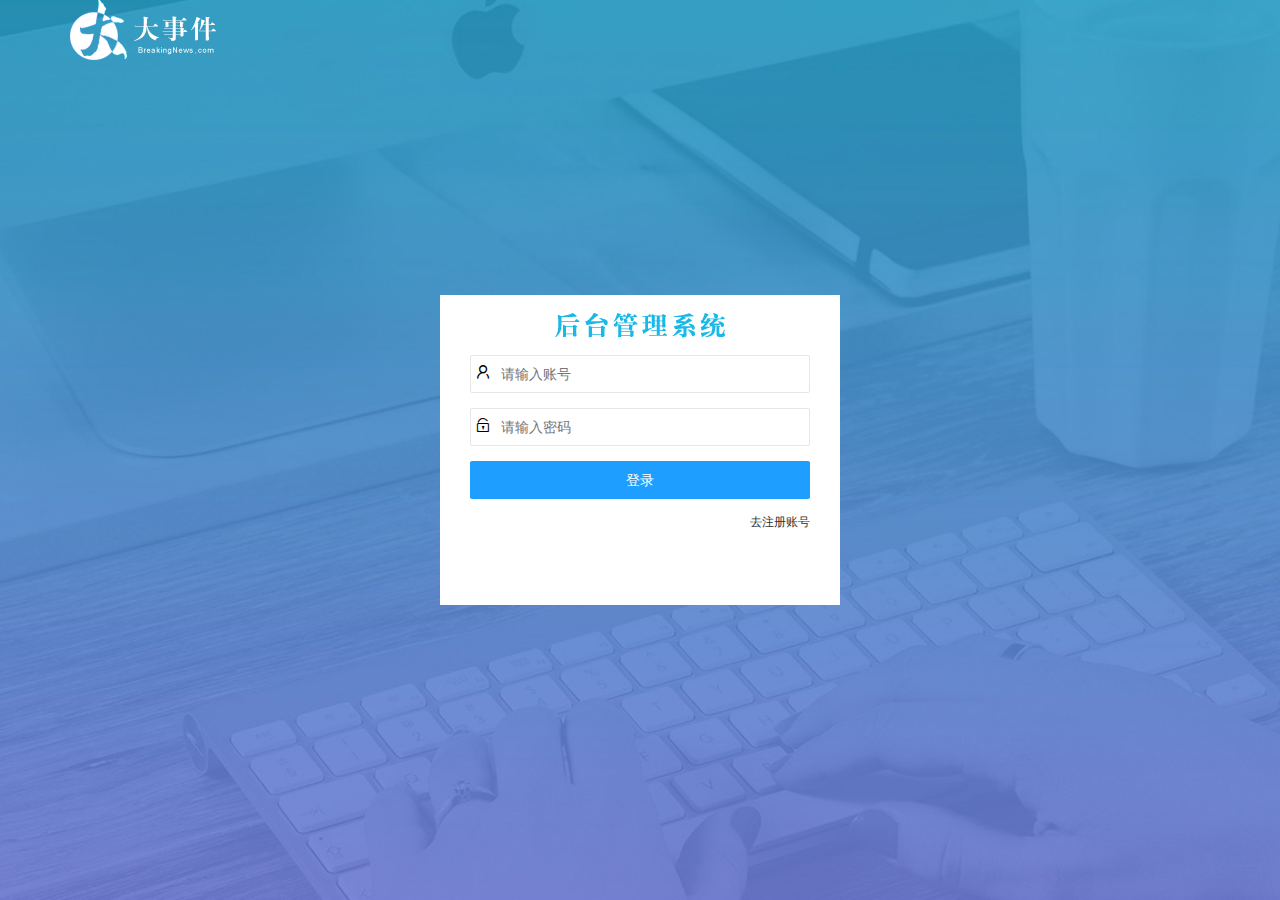
<file: login.html>
<!DOCTYPE html>
<html lang="en">

<head>
    <meta charset="UTF-8">
    <meta name="viewport" content="width=device-width, initial-scale=1.0">
    <meta http-equiv="X-UA-Compatible" content="ie=edge">
    <title>登录/注册页</title>
    <link rel="stylesheet" href="./assets/lib/layui/css/layui.css">
    <link rel="stylesheet" href="./assets/css/login.css">
</head>

<body>
    <div class="layui-main">
        <img src="./assets/images/logo.png" alt="">
    </div>
    <!-- 布置登录面板 -->
    <div class="panel_login">
        <!-- 布置登录标题 -->
        <div class="login_title"></div>
        <!-- 布置登录盒子 -->
        <div class="login_box">
            <!-- 登录表单 -->
            <form class="layui-form" id="loginform">
                <!-- 登录账号 -->
                <div class="layui-form-item">
                    <i class="layui-icon layui-icon-username"></i>
                    <input type="text" name="username" required lay-verify="username" placeholder="请输入账号" autocomplete="off" class="layui-input">
                </div>
                <!-- 登录密码 -->
                <div class="layui-form-item">
                    <i class="layui-icon layui-icon-password"></i>
                    <input type="password" name="password" required lay-verify="password" placeholder="请输入密码" autocomplete="off" class="layui-input">
                </div>
                <!-- 登录按钮 -->
                <div class="layui-form-item">
                    <button class="layui-btn layui-btn-fluid layui-btn layui-btn-normal" lay-submit lay-filter="formDemo">登录</button>
                </div>
                <!-- 跳转注册链接 -->
                <div class="layui-form-item link">
                    <a href="javascript:;" id="link_reg">去注册账号</a>

                </div>
            </form>

        </div>

        <!-- 布置注册盒子 -->
        <div class="reg_box">
            <!-- 注册表单 -->
            <form class="layui-form" action="" id="regform">
                <!-- 设置账号 -->
                <div class="layui-form-item">
                    <i class="layui-icon layui-icon-username"></i>
                    <input type="text" name="username" required lay-verify="username" placeholder="请输入账号" autocomplete="off" class="layui-input">
                </div>
                <!-- 设置登录密码 -->
                <div class="layui-form-item">
                    <i class="layui-icon layui-icon-password"></i>
                    <input type="password" name="password" required lay-verify="password" placeholder="请输入密码" autocomplete="off" class="layui-input psw">
                </div>
                <!-- 再次输入密码 -->
                <div class="layui-form-item">
                    <i class="layui-icon layui-icon-password"></i>
                    <input type="password" required lay-verify="password|repassword" placeholder="再次确认密码" autocomplete="off" class="layui-input">
                </div>

                <!-- 登录按钮 -->
                <div class="layui-form-item">
                    <button class="layui-btn layui-btn-fluid layui-btn layui-btn-normal" lay-submit lay-filter="formDemo">注册</button>
                </div>


                <!-- 跳转登录链接 -->
                <div class="layui-form-item link">
                    <a href="javascript:;" id="link_login">去登录</a>
                </div>
            </form>

        </div>

    </div>


    <!-- 导入js文件 -->
    <script src="./assets/lib/jquery.js"></script>
    <script src="./assets/lib/layui/layui.all.js"></script>
    <script src="./assets/js/baseAPI.js"></script>
    <script src="./assets/js/login.js"></script>
</body>

</html>
</file>
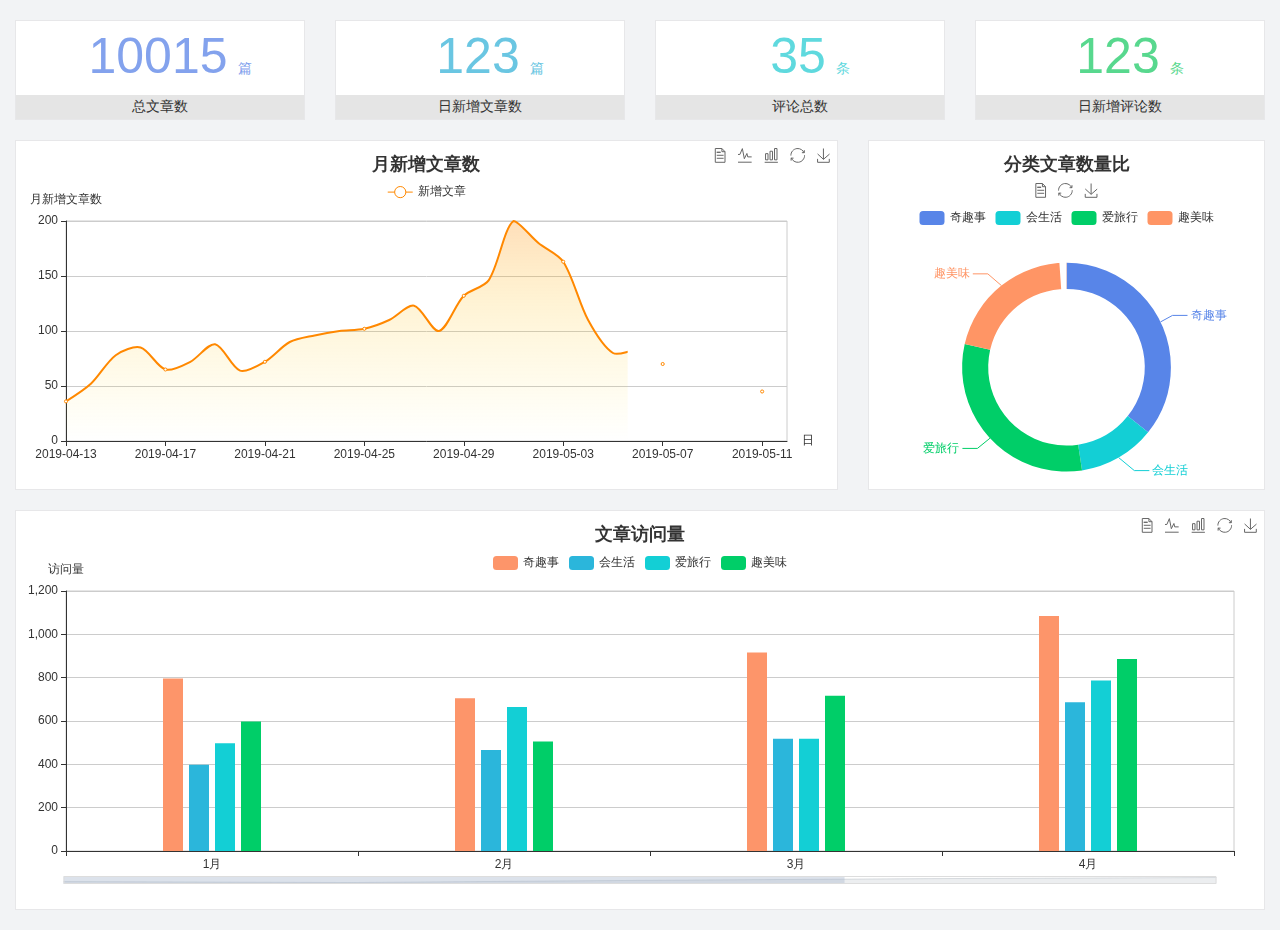
<file: home/dashboard.html>
<!DOCTYPE html>
<html lang="en">

<head>
  <meta charset="UTF-8">
  <meta name="viewport" content="width=device-width, initial-scale=1.0">
  <meta http-equiv="X-UA-Compatible" content="ie=edge">
  <title>图表统计</title>
  <link rel="stylesheet" href="../../assets/lib/bootstrap.css" />
  <link rel="stylesheet" href="../../assets/lib/main.css" />
  <script src="../../assets/lib/jquery.js"></script>
  <script type="text/javascript" src="../../assets/lib/echarts.min.js"></script>
</head>

<body>
  <div class="container-fluid">
    <div class="row spannel_list">
      <div class="col-sm-3 col-xs-6">
        <div class="spannel">
          <em>10015</em><span>篇</span>
          <b>总文章数</b>
        </div>
      </div>
      <div class="col-sm-3 col-xs-6">
        <div class="spannel scolor01">
          <em>123</em><span>篇</span>
          <b>日新增文章数</b>
        </div>
      </div>
      <div class="col-sm-3 col-xs-6">
        <div class="spannel scolor02">
          <em>35</em><span>条</span>
          <b>评论总数</b>
        </div>
      </div>
      <div class="col-sm-3 col-xs-6">
        <div class="spannel scolor03">
          <em>123</em><span>条</span>
          <b>日新增评论数</b>
        </div>
      </div>
    </div>
  </div>

  <div class="container-fluid">
    <div class="row curve-pie">
      <div class="col-lg-8 col-md-8">
        <div class="gragh_pannel" id="curve_show"></div>
      </div>
      <div class="col-lg-4 col-md-4">
        <div class="gragh_pannel" id="pie_show"></div>
      </div>
    </div>
  </div>

  <div class="container-fluid">
    <div class="column_pannel" id="column_show"></div>
  </div>

  <script>
    var oChart = echarts.init(document.getElementById('curve_show'));
    var aList_all = [
      { 'count': 36, 'date': '2019-04-13' },
      { 'count': 52, 'date': '2019-04-14' },
      { 'count': 78, 'date': '2019-04-15' },
      { 'count': 85, 'date': '2019-04-16' },
      { 'count': 65, 'date': '2019-04-17' },
      { 'count': 72, 'date': '2019-04-18' },
      { 'count': 88, 'date': '2019-04-19' },
      { 'count': 64, 'date': '2019-04-20' },
      { 'count': 72, 'date': '2019-04-21' },
      { 'count': 90, 'date': '2019-04-22' },
      { 'count': 96, 'date': '2019-04-23' },
      { 'count': 100, 'date': '2019-04-24' },
      { 'count': 102, 'date': '2019-04-25' },
      { 'count': 110, 'date': '2019-04-26' },
      { 'count': 123, 'date': '2019-04-27' },
      { 'count': 100, 'date': '2019-04-28' },
      { 'count': 132, 'date': '2019-04-29' },
      { 'count': 146, 'date': '2019-04-30' },
      { 'count': 200, 'date': '2019-05-01' },
      { 'count': 180, 'date': '2019-05-02' },
      { 'count': 163, 'date': '2019-05-03' },
      { 'count': 110, 'date': '2019-05-04' },
      { 'count': 80, 'date': '2019-05-05' },
      { 'count': 82, 'date': '2019-05-06' },
      { 'count': 70, 'date': '2019-05-07' },
      { 'count': 65, 'date': '2019-05-08' },
      { 'count': 54, 'date': '2019-05-09' },
      { 'count': 40, 'date': '2019-05-10' },
      { 'count': 45, 'date': '2019-05-11' },
      { 'count': 38, 'date': '2019-05-12' },
    ];

    let aCount = [];
    let aDate = [];

    for (var i = 0; i < aList_all.length; i++) {
      aCount.push(aList_all[i].count);
      aDate.push(aList_all[i].date);
    }

    var chartopt = {
      title: {
        text: '月新增文章数',
        left: 'center',
        top: '10'
      },
      tooltip: {
        trigger: 'axis'
      },
      legend: {
        data: ['新增文章'],
        top: '40'
      },
      toolbox: {
        show: true,
        feature: {
          mark: { show: true },
          dataView: { show: true, readOnly: false },
          magicType: { show: true, type: ['line', 'bar'] },
          restore: { show: true },
          saveAsImage: { show: true }
        }
      },
      calculable: true,
      xAxis: [
        {
          name: '日',
          type: 'category',
          boundaryGap: false,
          data: aDate
        }
      ],
      yAxis: [
        {
          name: '月新增文章数',
          type: 'value'
        }
      ],
      series: [
        {
          name: '新增文章',
          type: 'line',
          smooth: true,
          itemStyle: { normal: { areaStyle: { type: 'default' }, color: '#f80' }, lineStyle: { color: '#f80' } },
          data: aCount
        }],
      areaStyle: {
        normal: {
          color: new echarts.graphic.LinearGradient(0, 0, 0, 1, [{
            offset: 0,
            color: 'rgba(255,136,0,0.39)'
          }, {
            offset: .34,
            color: 'rgba(255,180,0,0.25)'
          }, {
            offset: 1,
            color: 'rgba(255,222,0,0.00)'
          }])

        }
      },
      grid: {
        show: true,
        x: 50,
        x2: 50,
        y: 80,
        height: 220
      }
    };

    oChart.setOption(chartopt);


    var oPie = echarts.init(document.getElementById('pie_show'));
    var oPieopt =
    {
      title: {
        top: 10,
        text: '分类文章数量比',
        x: 'center'
      },
      tooltip: {
        trigger: 'item',
        formatter: "{a} <br/>{b} : {c} ({d}%)"
      },
      color: ['#5885e8', '#13cfd5', '#00ce68', '#ff9565'],
      legend: {
        x: 'center',
        top: 65,
        data: ['奇趣事', '会生活', '爱旅行', '趣美味']
      },
      toolbox: {
        show: true,
        x: 'center',
        top: 35,
        feature: {
          mark: { show: true },
          dataView: { show: true, readOnly: false },
          magicType: {
            show: true,
            type: ['pie', 'funnel'],
            option: {
              funnel: {
                x: '25%',
                width: '50%',
                funnelAlign: 'left',
                max: 1548
              }
            }
          },
          restore: { show: true },
          saveAsImage: { show: true }
        }
      },
      calculable: true,
      series: [
        {
          name: '访问来源',
          type: 'pie',
          radius: ['45%', '60%'],
          center: ['50%', '65%'],
          data: [
            { value: 300, name: '奇趣事' },
            { value: 100, name: '会生活' },
            { value: 260, name: '爱旅行' },
            { value: 180, name: '趣美味' }
          ]
        }
      ]
    };
    oPie.setOption(oPieopt);



    var oColumn = this.echarts.init(document.getElementById('column_show'));
    var oColumnopt =
    {
      title: {
        text: '文章访问量',
        left: 'center',
        top: '10'
      },
      tooltip: {
        trigger: 'axis'
      },
      legend: {
        data: ['奇趣事', '会生活', '爱旅行', '趣美味'],
        top: '40'
      },
      toolbox: {
        show: true,
        feature: {
          mark: { show: true },
          dataView: { show: true, readOnly: false },
          magicType: { show: true, type: ['line', 'bar'] },
          restore: { show: true },
          saveAsImage: { show: true }
        }
      },
      calculable: true,
      xAxis: [
        {
          type: 'category',
          data: ['1月', '2月', '3月', '4月', '5月']
        }
      ],
      yAxis: [
        {
          name: '访问量',
          type: 'value'
        }
      ],
      series: [
        {
          name: '奇趣事',
          type: 'bar',
          barWidth: 20,
          itemStyle: {
            normal: { areaStyle: { type: 'default' }, color: '#fd956a' }
          },
          data: [800, 708, 920, 1090, 1200]
        },
        {
          name: '会生活',
          type: 'bar',
          barWidth: 20,
          itemStyle: {
            normal: { areaStyle: { type: 'default' }, color: '#2bb6db' }
          },
          data: [400, 468, 520, 690, 800]
        },
        {
          name: '爱旅行',
          type: 'bar',
          barWidth: 20,
          itemStyle: {
            normal: { areaStyle: { type: 'default' }, color: '#13cfd5' }
          },
          data: [500, 668, 520, 790, 900]
        },
        {
          name: '趣美味',
          type: 'bar',
          barWidth: 20,
          itemStyle: {
            normal: { areaStyle: { type: 'default' }, color: '#00ce68' }
          },
          data: [600, 508, 720, 890, 1000]
        }
      ],
      grid: {
        show: true,
        x: 50,
        x2: 30,
        y: 80,
        height: 260
      },
      dataZoom: [//给x轴设置滚动条
        {
          start: 0,//默认为0
          end: 100 - 1000 / 31,//默认为100
          type: 'slider',
          show: true,
          xAxisIndex: [0],
          handleSize: 0,//滑动条的 左右2个滑动条的大小
          height: 8,//组件高度
          left: 45, //左边的距离
          right: 50,//右边的距离
          bottom: 26,//右边的距离
          handleColor: '#ddd',//h滑动图标的颜色
          handleStyle: {
            borderColor: "#cacaca",
            borderWidth: "1",
            shadowBlur: 2,
            background: "#ddd",
            shadowColor: "#ddd",
          }
        }]
    };
    oColumn.setOption(oColumnopt);
  </script>
</body>

</html>
</file>
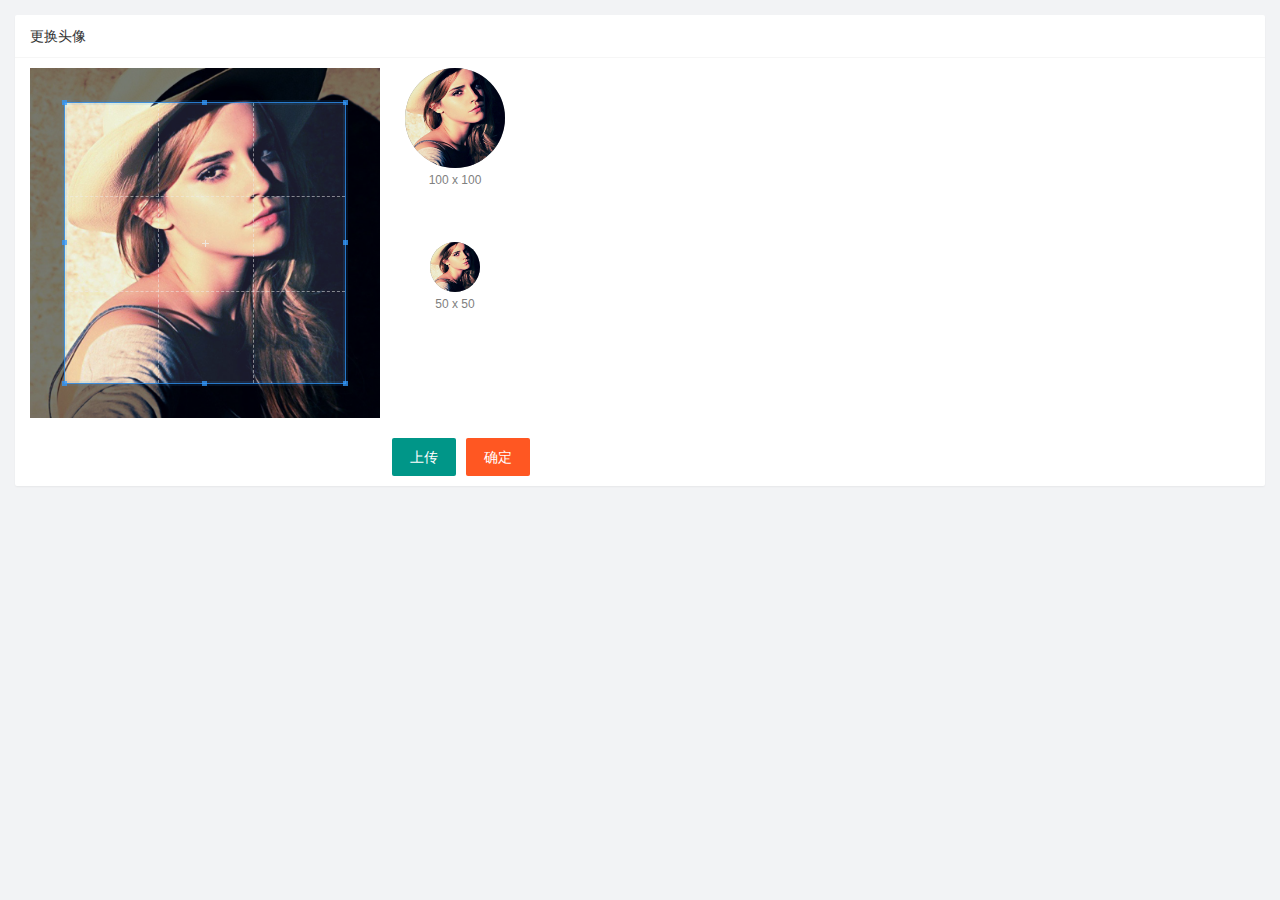
<file: user/user_avatar.html>
<!DOCTYPE html>
<html lang="en">

<head>
    <meta charset="UTF-8">
    <meta name="viewport" content="width=device-width, initial-scale=1.0">
    <meta http-equiv="X-UA-Compatible" content="ie=edge">
    <title>Document</title>
    <link rel="stylesheet" href="../assets/lib/layui/css/layui.css">
    <link rel="stylesheet" href="../assets/lib/cropper/cropper.css">
    <link rel="stylesheet" href="../assets/css/user/user_avatar.css">
</head>

<body>
    <div class="layui-card">
        <!-- 面板标题 -->
        <div class="layui-card-header">更换头像</div>
        <!-- 面板内容 -->
        <div class="layui-card-body">
            <!-- 第一行的图片裁剪和预览区域 -->
            <div class="row1">
                <!-- 图片裁剪区域 -->
                <div class="cropper-box">
                    <!-- 这个 img 标签很重要，将来会把它初始化为裁剪区域 -->
                    <img id="image" src="/assets/images/sample.jpg" />
                </div>
                <!-- 图片的预览区域 -->
                <div class="preview-box">
                    <div>
                        <!-- 宽高为 100px 的预览区域 -->
                        <div class="img-preview w100"></div>
                        <p class="size">100 x 100</p>
                    </div>
                    <div>
                        <!-- 宽高为 50px 的预览区域 -->
                        <div class="img-preview w50"></div>
                        <p class="size">50 x 50</p>
                    </div>
                </div>
            </div>

            <!-- 第二行的按钮区域 -->
            <div class="row2">
                <input type="file" id='file' accept="image/png,image/jpeg">
                <button type="button" class="layui-btn" id="btn_ChoosePic">上传</button>
                <button type="button" class="layui-btn layui-btn-danger" id="btnUpload">确定</button>
            </div>


        </div>
    </div>





    <script src="../assets/lib/jquery.js"></script>
    <script src="../assets/js/baseAPI.js"></script>
    <script src="../assets/lib/layui/layui.all.js"></script>
    <script src="../assets/lib/cropper/Cropper.js"></script>
    <script src="../assets/lib/cropper/jquery-cropper.js"></script>
    <script src="../assets/js/user/user_avatar.js"></script>
</body>

</html>
</file>
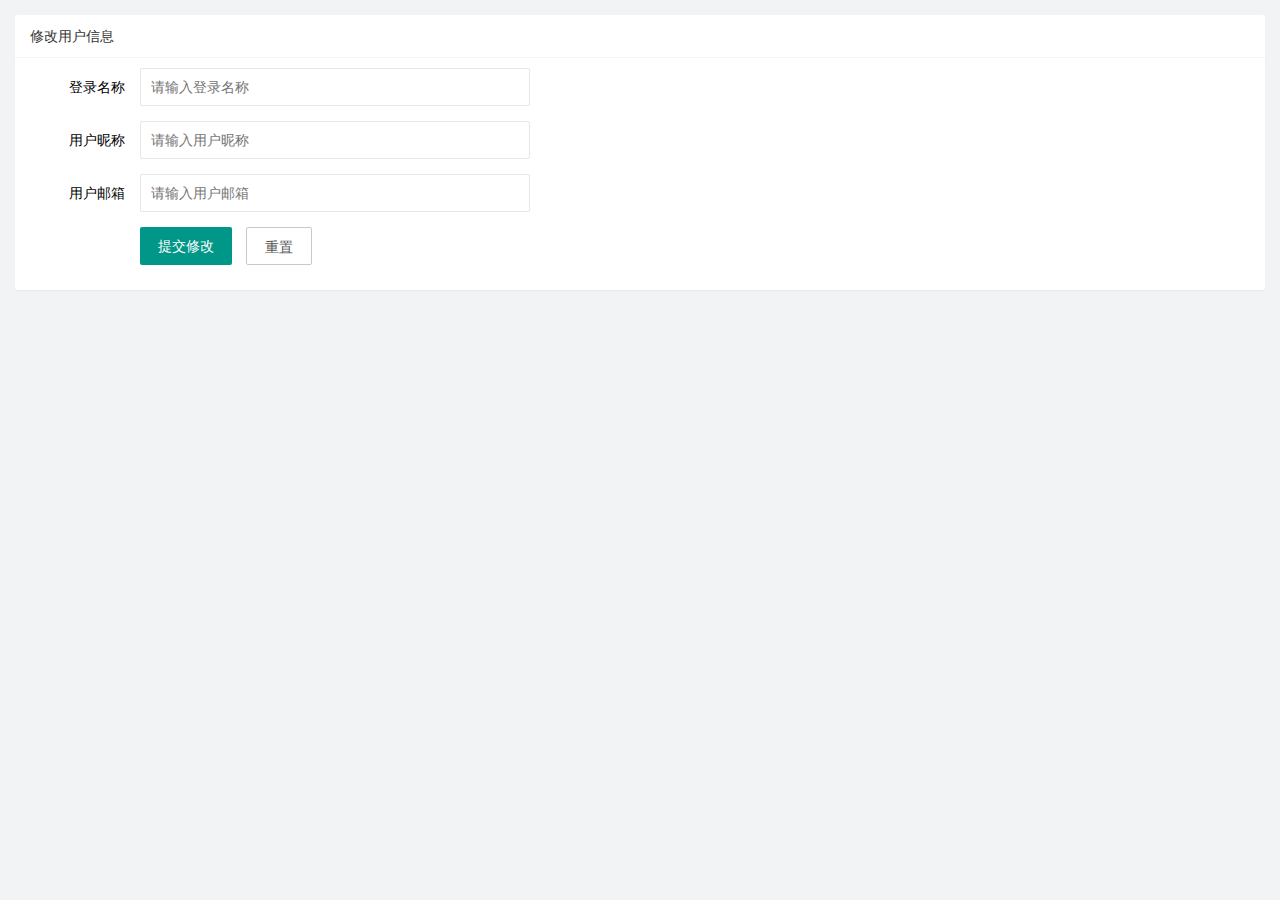
<file: user/user_info.html>
<!DOCTYPE html>
<html lang="en">

<head>
    <meta charset="UTF-8">
    <meta name="viewport" content="width=device-width, initial-scale=1.0">
    <meta http-equiv="X-UA-Compatible" content="ie=edge">
    <title>Document</title>
    <link rel="stylesheet" href="../assets/lib/layui/css/layui.css">
    <link rel="stylesheet" href="../assets/css/user/user_info.css">
</head>

<body>
    <!-- 布置面板 -->
    <div class="layui-card">
        <!-- 面板标题 -->
        <div class="layui-card-header">修改用户信息</div>
        <!-- 面板内容 -->
        <div class="layui-card-body">
            <!-- 表单内容 -->
            <form class="layui-form" lay-filter="infoform">
                <input type="hidden" name="id">
                <div class="layui-form-item">
                    <label class="layui-form-label">登录名称</label>
                    <div class="layui-input-block">
                        <input type="text" name="username" required lay-verify="required" placeholder="请输入登录名称" autocomplete="off" class="layui-input" readonly>
                    </div>
                </div>
                <div class="layui-form-item">
                    <label class="layui-form-label">用户昵称</label>
                    <div class="layui-input-block">
                        <input type="text" name="nickname" required lay-verify="required|nickname" placeholder="请输入用户昵称" autocomplete="off" class="layui-input">
                    </div>
                </div>
                <div class="layui-form-item">
                    <label class="layui-form-label">用户邮箱</label>
                    <div class="layui-input-block">
                        <input type="text" name="email" required lay-verify="required|email" placeholder="请输入用户邮箱" autocomplete="off" class="layui-input">
                    </div>
                </div>
                <div class="layui-form-item">
                    <div class="layui-input-block">
                        <button class="layui-btn" lay-submit lay-filter="formDemo">提交修改</button>
                        <button type="reset" class="layui-btn layui-btn-primary" id='btnReset'>重置</button>
                    </div>
                </div>

            </form>
        </div>
    </div>

    <script src="../assets/lib/jquery.js"></script>
    <script src="../assets/js/baseAPI.js"></script>
    <script src="../assets/lib/layui/layui.all.js"></script>
    <script src="../assets/js/user/user_info.js"></script>
</body>

</html>
</file>
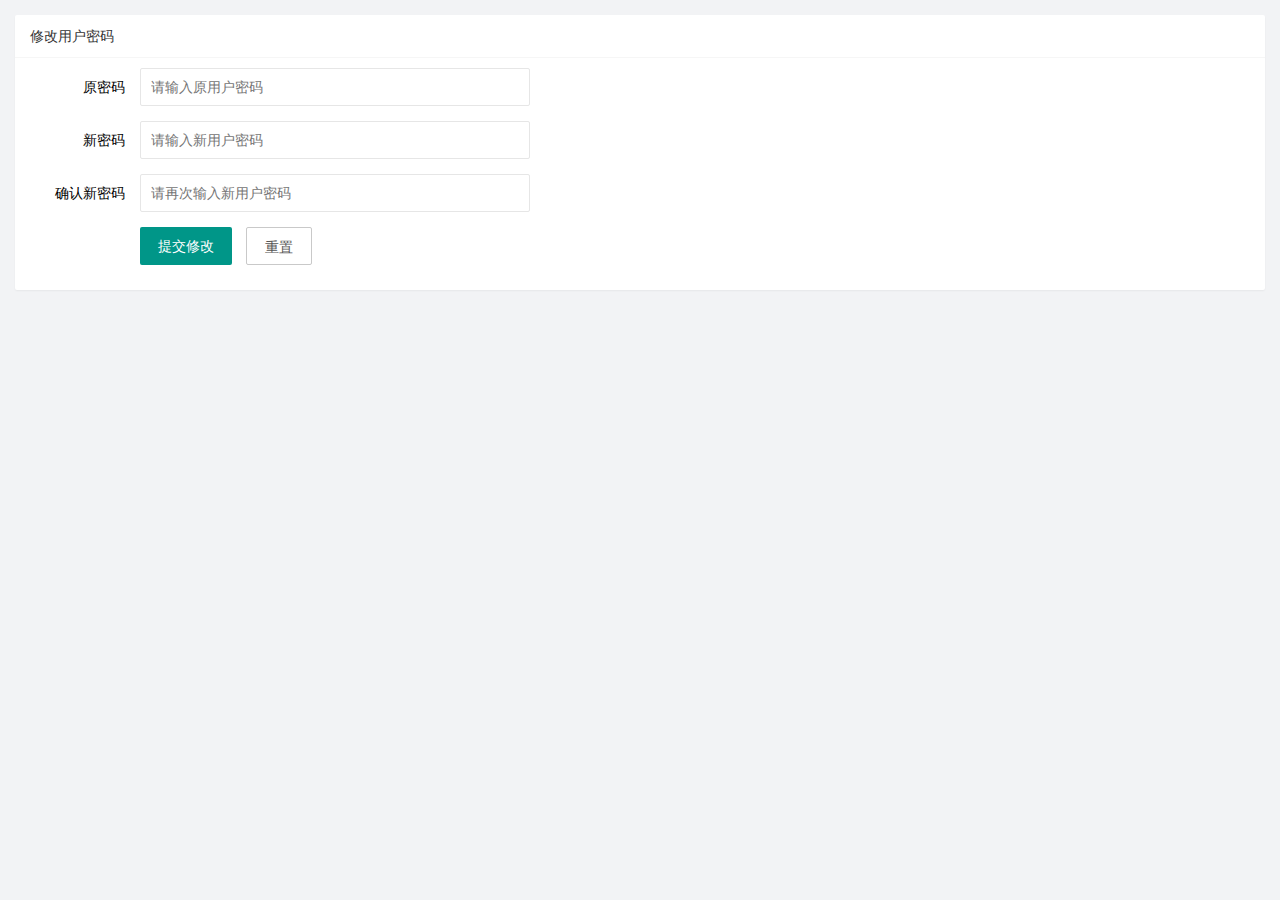
<file: user/user_psw.html>
<!DOCTYPE html>
<html lang="en">

<head>
    <meta charset="UTF-8">
    <meta name="viewport" content="width=device-width, initial-scale=1.0">
    <meta http-equiv="X-UA-Compatible" content="ie=edge">
    <title>Document</title>
    <link rel="stylesheet" href="../assets/lib/layui/css/layui.css">
    <link rel="stylesheet" href="../assets/css/user/user_psw.css">
</head>

<body>

    <!-- 布置面板 -->
    <div class="layui-card">
        <!-- 面板标题 -->
        <div class="layui-card-header">修改用户密码</div>
        <!-- 面板内容 -->
        <div class="layui-card-body">
            <!-- 表单内容 -->
            <form class="layui-form">
                <div class="layui-form-item">
                    <label class="layui-form-label">原密码</label>
                    <div class="layui-input-block">
                        <input type="password" name="oldPwd" required lay-verify="required|pass" placeholder="请输入原用户密码" autocomplete="off" class="layui-input">
                    </div>
                </div>
                <div class="layui-form-item">
                    <label class="layui-form-label">新密码</label>
                    <div class="layui-input-block">
                        <input type="password" name="newPwd" required lay-verify="required|oldcheck|pass" placeholder="请输入新用户密码" autocomplete="off" class="layui-input">
                    </div>
                </div>
                <div class="layui-form-item">
                    <label class="layui-form-label">确认新密码</label>
                    <div class="layui-input-block">
                        <input type="password" id='recheckPwd' required lay-verify="required|newcheck|pass" placeholder="请再次输入新用户密码" autocomplete="off" class="layui-input">
                    </div>
                </div>
                <div class="layui-form-item">
                    <div class="layui-input-block">
                        <button class="layui-btn" lay-submit lay-filter="formDemo">提交修改</button>
                        <button type="reset" class="layui-btn layui-btn-primary" id='btnReset'>重置</button>
                    </div>
                </div>

            </form>
        </div>
    </div>

    <script src="../assets/lib/jquery.js"></script>
    <script src="../assets/js/baseAPI.js"></script>
    <script src="../assets/lib/layui/layui.all.js"></script>
    <script src="../assets/js/user/user_psw.js"></script>

</body>

</html>
</file>
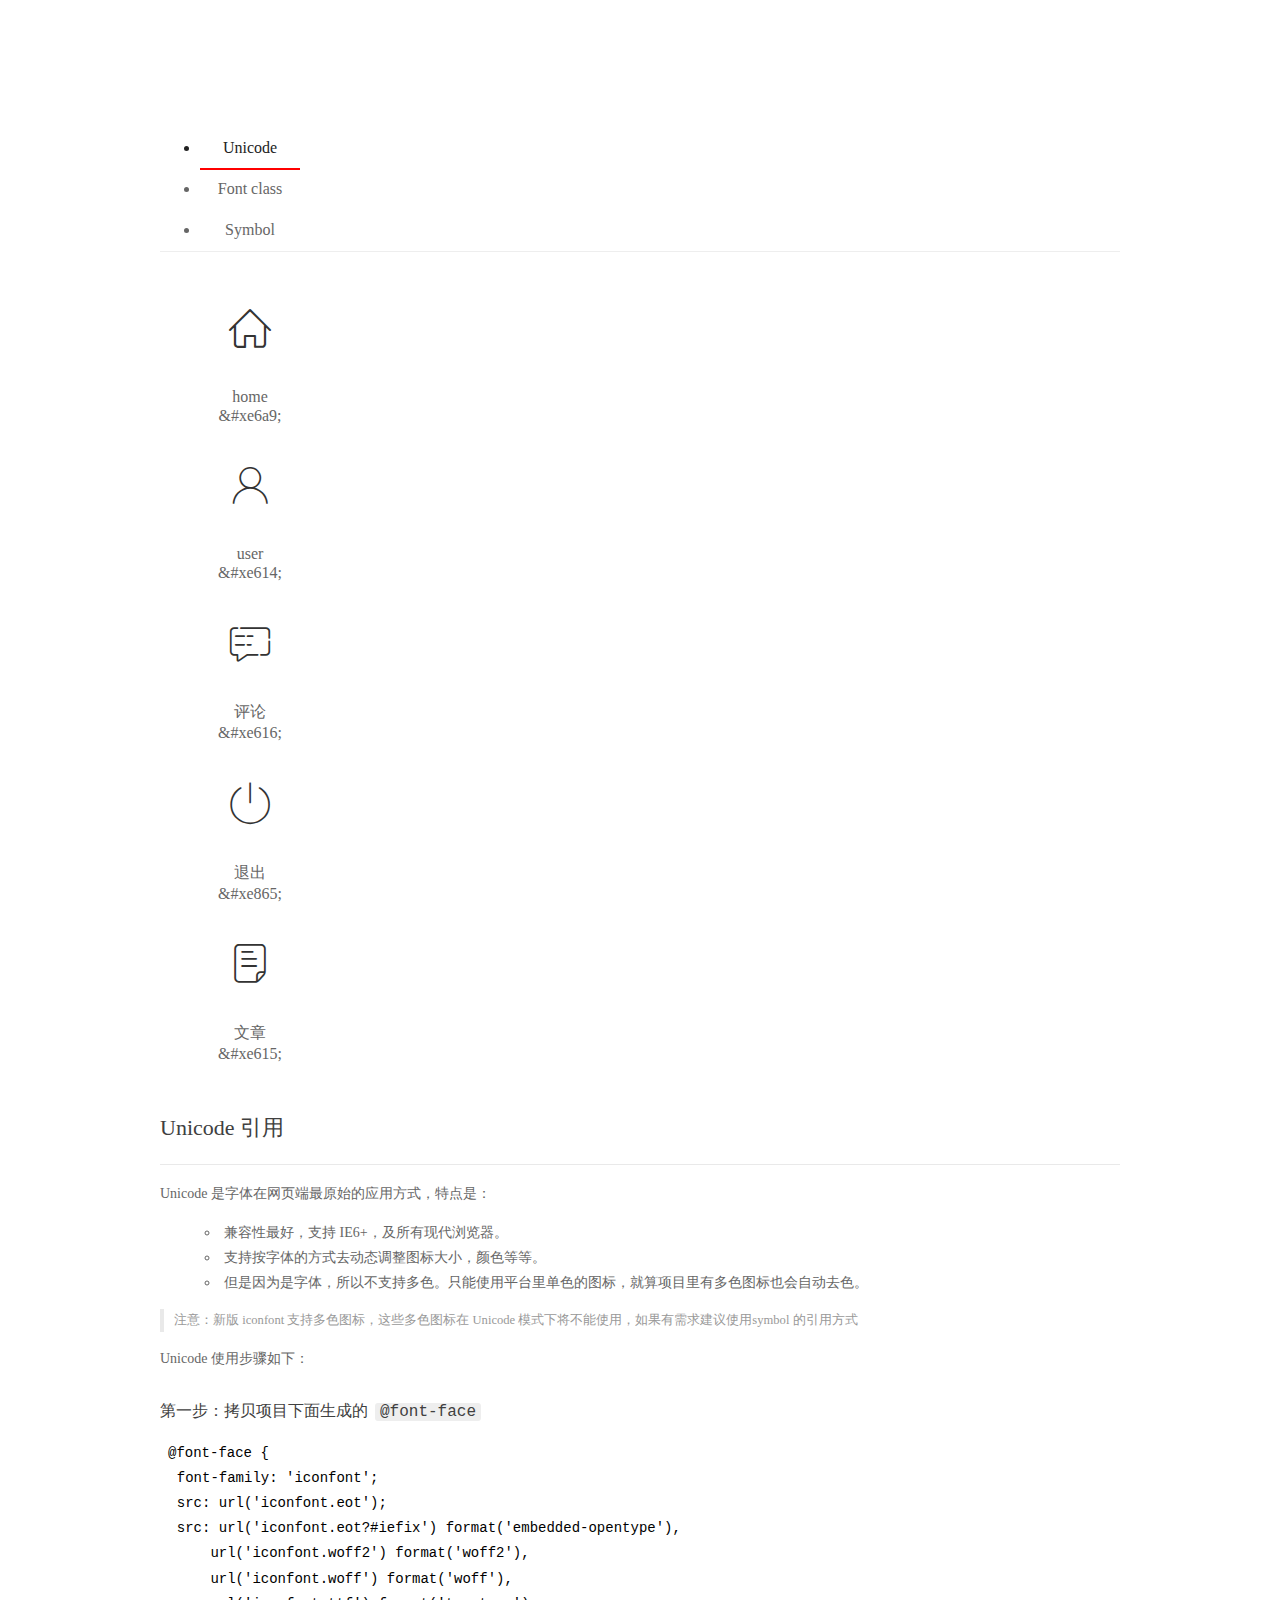
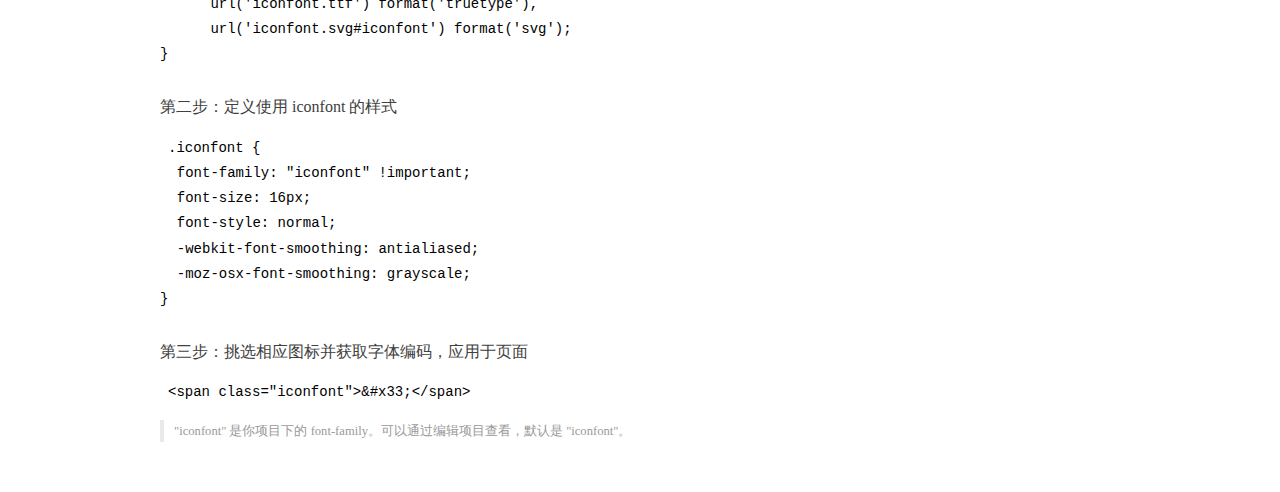
<file: assets/fonts/demo_index.html>
<!DOCTYPE html>
<html>
<head>
  <meta charset="utf-8"/>
  <title>IconFont Demo</title>
  <link rel="shortcut icon" href="https://gtms04.alicdn.com/tps/i4/TB1_oz6GVXXXXaFXpXXJDFnIXXX-64-64.ico" type="image/x-icon"/>
  <link rel="stylesheet" href="https://g.alicdn.com/thx/cube/1.3.2/cube.min.css">
  <link rel="stylesheet" href="demo.css">
  <link rel="stylesheet" href="iconfont.css">
  <script src="iconfont.js"></script>
  <!-- jQuery -->
  <script src="https://a1.alicdn.com/oss/uploads/2018/12/26/7bfddb60-08e8-11e9-9b04-53e73bb6408b.js"></script>
  <!-- 代码高亮 -->
  <script src="https://a1.alicdn.com/oss/uploads/2018/12/26/a3f714d0-08e6-11e9-8a15-ebf944d7534c.js"></script>
</head>
<body>
  <div class="main">
    <h1 class="logo"><a href="https://www.iconfont.cn/" title="iconfont 首页" target="_blank">&#xe86b;</a></h1>
    <div class="nav-tabs">
      <ul id="tabs" class="dib-box">
        <li class="dib active"><span>Unicode</span></li>
        <li class="dib"><span>Font class</span></li>
        <li class="dib"><span>Symbol</span></li>
      </ul>
      
    </div>
    <div class="tab-container">
      <div class="content unicode" style="display: block;">
          <ul class="icon_lists dib-box">
          
            <li class="dib">
              <span class="icon iconfont">&#xe6a9;</span>
                <div class="name">home</div>
                <div class="code-name">&amp;#xe6a9;</div>
              </li>
          
            <li class="dib">
              <span class="icon iconfont">&#xe614;</span>
                <div class="name">user</div>
                <div class="code-name">&amp;#xe614;</div>
              </li>
          
            <li class="dib">
              <span class="icon iconfont">&#xe616;</span>
                <div class="name">评论</div>
                <div class="code-name">&amp;#xe616;</div>
              </li>
          
            <li class="dib">
              <span class="icon iconfont">&#xe865;</span>
                <div class="name">退出</div>
                <div class="code-name">&amp;#xe865;</div>
              </li>
          
            <li class="dib">
              <span class="icon iconfont">&#xe615;</span>
                <div class="name">文章</div>
                <div class="code-name">&amp;#xe615;</div>
              </li>
          
          </ul>
          <div class="article markdown">
          <h2 id="unicode-">Unicode 引用</h2>
          <hr>

          <p>Unicode 是字体在网页端最原始的应用方式，特点是：</p>
          <ul>
            <li>兼容性最好，支持 IE6+，及所有现代浏览器。</li>
            <li>支持按字体的方式去动态调整图标大小，颜色等等。</li>
            <li>但是因为是字体，所以不支持多色。只能使用平台里单色的图标，就算项目里有多色图标也会自动去色。</li>
          </ul>
          <blockquote>
            <p>注意：新版 iconfont 支持多色图标，这些多色图标在 Unicode 模式下将不能使用，如果有需求建议使用symbol 的引用方式</p>
          </blockquote>
          <p>Unicode 使用步骤如下：</p>
          <h3 id="-font-face">第一步：拷贝项目下面生成的 <code>@font-face</code></h3>
<pre><code class="language-css"
>@font-face {
  font-family: 'iconfont';
  src: url('iconfont.eot');
  src: url('iconfont.eot?#iefix') format('embedded-opentype'),
      url('iconfont.woff2') format('woff2'),
      url('iconfont.woff') format('woff'),
      url('iconfont.ttf') format('truetype'),
      url('iconfont.svg#iconfont') format('svg');
}
</code></pre>
          <h3 id="-iconfont-">第二步：定义使用 iconfont 的样式</h3>
<pre><code class="language-css"
>.iconfont {
  font-family: "iconfont" !important;
  font-size: 16px;
  font-style: normal;
  -webkit-font-smoothing: antialiased;
  -moz-osx-font-smoothing: grayscale;
}
</code></pre>
          <h3 id="-">第三步：挑选相应图标并获取字体编码，应用于页面</h3>
<pre>
<code class="language-html"
>&lt;span class="iconfont"&gt;&amp;#x33;&lt;/span&gt;
</code></pre>
          <blockquote>
            <p>"iconfont" 是你项目下的 font-family。可以通过编辑项目查看，默认是 "iconfont"。</p>
          </blockquote>
          </div>
      </div>
      <div class="content font-class">
        <ul class="icon_lists dib-box">
          
          <li class="dib">
            <span class="icon iconfont icon-home"></span>
            <div class="name">
              home
            </div>
            <div class="code-name">.icon-home
            </div>
          </li>
          
          <li class="dib">
            <span class="icon iconfont icon-user"></span>
            <div class="name">
              user
            </div>
            <div class="code-name">.icon-user
            </div>
          </li>
          
          <li class="dib">
            <span class="icon iconfont icon-pinglun"></span>
            <div class="name">
              评论
            </div>
            <div class="code-name">.icon-pinglun
            </div>
          </li>
          
          <li class="dib">
            <span class="icon iconfont icon-tuichu"></span>
            <div class="name">
              退出
            </div>
            <div class="code-name">.icon-tuichu
            </div>
          </li>
          
          <li class="dib">
            <span class="icon iconfont icon-16"></span>
            <div class="name">
              文章
            </div>
            <div class="code-name">.icon-16
            </div>
          </li>
          
        </ul>
        <div class="article markdown">
        <h2 id="font-class-">font-class 引用</h2>
        <hr>

        <p>font-class 是 Unicode 使用方式的一种变种，主要是解决 Unicode 书写不直观，语意不明确的问题。</p>
        <p>与 Unicode 使用方式相比，具有如下特点：</p>
        <ul>
          <li>兼容性良好，支持 IE8+，及所有现代浏览器。</li>
          <li>相比于 Unicode 语意明确，书写更直观。可以很容易分辨这个 icon 是什么。</li>
          <li>因为使用 class 来定义图标，所以当要替换图标时，只需要修改 class 里面的 Unicode 引用。</li>
          <li>不过因为本质上还是使用的字体，所以多色图标还是不支持的。</li>
        </ul>
        <p>使用步骤如下：</p>
        <h3 id="-fontclass-">第一步：引入项目下面生成的 fontclass 代码：</h3>
<pre><code class="language-html">&lt;link rel="stylesheet" href="./iconfont.css"&gt;
</code></pre>
        <h3 id="-">第二步：挑选相应图标并获取类名，应用于页面：</h3>
<pre><code class="language-html">&lt;span class="iconfont icon-xxx"&gt;&lt;/span&gt;
</code></pre>
        <blockquote>
          <p>"
            iconfont" 是你项目下的 font-family。可以通过编辑项目查看，默认是 "iconfont"。</p>
        </blockquote>
      </div>
      </div>
      <div class="content symbol">
          <ul class="icon_lists dib-box">
          
            <li class="dib">
                <svg class="icon svg-icon" aria-hidden="true">
                  <use xlink:href="#icon-home"></use>
                </svg>
                <div class="name">home</div>
                <div class="code-name">#icon-home</div>
            </li>
          
            <li class="dib">
                <svg class="icon svg-icon" aria-hidden="true">
                  <use xlink:href="#icon-user"></use>
                </svg>
                <div class="name">user</div>
                <div class="code-name">#icon-user</div>
            </li>
          
            <li class="dib">
                <svg class="icon svg-icon" aria-hidden="true">
                  <use xlink:href="#icon-pinglun"></use>
                </svg>
                <div class="name">评论</div>
                <div class="code-name">#icon-pinglun</div>
            </li>
          
            <li class="dib">
                <svg class="icon svg-icon" aria-hidden="true">
                  <use xlink:href="#icon-tuichu"></use>
                </svg>
                <div class="name">退出</div>
                <div class="code-name">#icon-tuichu</div>
            </li>
          
            <li class="dib">
                <svg class="icon svg-icon" aria-hidden="true">
                  <use xlink:href="#icon-16"></use>
                </svg>
                <div class="name">文章</div>
                <div class="code-name">#icon-16</div>
            </li>
          
          </ul>
          <div class="article markdown">
          <h2 id="symbol-">Symbol 引用</h2>
          <hr>

          <p>这是一种全新的使用方式，应该说这才是未来的主流，也是平台目前推荐的用法。相关介绍可以参考这篇<a href="">文章</a>
            这种用法其实是做了一个 SVG 的集合，与另外两种相比具有如下特点：</p>
          <ul>
            <li>支持多色图标了，不再受单色限制。</li>
            <li>通过一些技巧，支持像字体那样，通过 <code>font-size</code>, <code>color</code> 来调整样式。</li>
            <li>兼容性较差，支持 IE9+，及现代浏览器。</li>
            <li>浏览器渲染 SVG 的性能一般，还不如 png。</li>
          </ul>
          <p>使用步骤如下：</p>
          <h3 id="-symbol-">第一步：引入项目下面生成的 symbol 代码：</h3>
<pre><code class="language-html">&lt;script src="./iconfont.js"&gt;&lt;/script&gt;
</code></pre>
          <h3 id="-css-">第二步：加入通用 CSS 代码（引入一次就行）：</h3>
<pre><code class="language-html">&lt;style&gt;
.icon {
  width: 1em;
  height: 1em;
  vertical-align: -0.15em;
  fill: currentColor;
  overflow: hidden;
}
&lt;/style&gt;
</code></pre>
          <h3 id="-">第三步：挑选相应图标并获取类名，应用于页面：</h3>
<pre><code class="language-html">&lt;svg class="icon" aria-hidden="true"&gt;
  &lt;use xlink:href="#icon-xxx"&gt;&lt;/use&gt;
&lt;/svg&gt;
</code></pre>
          </div>
      </div>

    </div>
  </div>
  <script>
  $(document).ready(function () {
      $('.tab-container .content:first').show()

      $('#tabs li').click(function (e) {
        var tabContent = $('.tab-container .content')
        var index = $(this).index()

        if ($(this).hasClass('active')) {
          return
        } else {
          $('#tabs li').removeClass('active')
          $(this).addClass('active')

          tabContent.hide().eq(index).fadeIn()
        }
      })
    })
  </script>
</body>
</html>
</file>
<file: assets/lib/layui/css/layui.css>
/** layui-v2.5.5 MIT License By https://www.layui.com */
 .layui-inline,img{display:inline-block;vertical-align:middle}h1,h2,h3,h4,h5,h6{font-weight:400}.layui-edge,.layui-header,.layui-inline,.layui-main{position:relative}.layui-body,.layui-edge,.layui-elip{overflow:hidden}.layui-btn,.layui-edge,.layui-inline,img{vertical-align:middle}.layui-btn,.layui-disabled,.layui-icon,.layui-unselect{-moz-user-select:none;-webkit-user-select:none;-ms-user-select:none}.layui-elip,.layui-form-checkbox span,.layui-form-pane .layui-form-label{text-overflow:ellipsis;white-space:nowrap}.layui-breadcrumb,.layui-tree-btnGroup{visibility:hidden}blockquote,body,button,dd,div,dl,dt,form,h1,h2,h3,h4,h5,h6,input,li,ol,p,pre,td,textarea,th,ul{margin:0;padding:0;-webkit-tap-highlight-color:rgba(0,0,0,0)}a:active,a:hover{outline:0}img{border:none}li{list-style:none}table{border-collapse:collapse;border-spacing:0}h4,h5,h6{font-size:100%}button,input,optgroup,option,select,textarea{font-family:inherit;font-size:inherit;font-style:inherit;font-weight:inherit;outline:0}pre{white-space:pre-wrap;white-space:-moz-pre-wrap;white-space:-pre-wrap;white-space:-o-pre-wrap;word-wrap:break-word}body{line-height:24px;font:14px Helvetica Neue,Helvetica,PingFang SC,Tahoma,Arial,sans-serif}hr{height:1px;margin:10px 0;border:0;clear:both}a{color:#333;text-decoration:none}a:hover{color:#777}a cite{font-style:normal;*cursor:pointer}.layui-border-box,.layui-border-box *{box-sizing:border-box}.layui-box,.layui-box *{box-sizing:content-box}.layui-clear{clear:both;*zoom:1}.layui-clear:after{content:'\20';clear:both;*zoom:1;display:block;height:0}.layui-inline{*display:inline;*zoom:1}.layui-edge{display:inline-block;width:0;height:0;border-width:6px;border-style:dashed;border-color:transparent}.layui-edge-top{top:-4px;border-bottom-color:#999;border-bottom-style:solid}.layui-edge-right{border-left-color:#999;border-left-style:solid}.layui-edge-bottom{top:2px;border-top-color:#999;border-top-style:solid}.layui-edge-left{border-right-color:#999;border-right-style:solid}.layui-disabled,.layui-disabled:hover{color:#d2d2d2!important;cursor:not-allowed!important}.layui-circle{border-radius:100%}.layui-show{display:block!important}.layui-hide{display:none!important}@font-face{font-family:layui-icon;src:url(../font/iconfont.eot?v=250);src:url(../font/iconfont.eot?v=250#iefix) format('embedded-opentype'),url(../font/iconfont.woff2?v=250) format('woff2'),url(../font/iconfont.woff?v=250) format('woff'),url(../font/iconfont.ttf?v=250) format('truetype'),url(../font/iconfont.svg?v=250#layui-icon) format('svg')}.layui-icon{font-family:layui-icon!important;font-size:16px;font-style:normal;-webkit-font-smoothing:antialiased;-moz-osx-font-smoothing:grayscale}.layui-icon-reply-fill:before{content:"\e611"}.layui-icon-set-fill:before{content:"\e614"}.layui-icon-menu-fill:before{content:"\e60f"}.layui-icon-search:before{content:"\e615"}.layui-icon-share:before{content:"\e641"}.layui-icon-set-sm:before{content:"\e620"}.layui-icon-engine:before{content:"\e628"}.layui-icon-close:before{content:"\1006"}.layui-icon-close-fill:before{content:"\1007"}.layui-icon-chart-screen:before{content:"\e629"}.layui-icon-star:before{content:"\e600"}.layui-icon-circle-dot:before{content:"\e617"}.layui-icon-chat:before{content:"\e606"}.layui-icon-release:before{content:"\e609"}.layui-icon-list:before{content:"\e60a"}.layui-icon-chart:before{content:"\e62c"}.layui-icon-ok-circle:before{content:"\1005"}.layui-icon-layim-theme:before{content:"\e61b"}.layui-icon-table:before{content:"\e62d"}.layui-icon-right:before{content:"\e602"}.layui-icon-left:before{content:"\e603"}.layui-icon-cart-simple:before{content:"\e698"}.layui-icon-face-cry:before{content:"\e69c"}.layui-icon-face-smile:before{content:"\e6af"}.layui-icon-survey:before{content:"\e6b2"}.layui-icon-tree:before{content:"\e62e"}.layui-icon-upload-circle:before{content:"\e62f"}.layui-icon-add-circle:before{content:"\e61f"}.layui-icon-download-circle:before{content:"\e601"}.layui-icon-templeate-1:before{content:"\e630"}.layui-icon-util:before{content:"\e631"}.layui-icon-face-surprised:before{content:"\e664"}.layui-icon-edit:before{content:"\e642"}.layui-icon-speaker:before{content:"\e645"}.layui-icon-down:before{content:"\e61a"}.layui-icon-file:before{content:"\e621"}.layui-icon-layouts:before{content:"\e632"}.layui-icon-rate-half:before{content:"\e6c9"}.layui-icon-add-circle-fine:before{content:"\e608"}.layui-icon-prev-circle:before{content:"\e633"}.layui-icon-read:before{content:"\e705"}.layui-icon-404:before{content:"\e61c"}.layui-icon-carousel:before{content:"\e634"}.layui-icon-help:before{content:"\e607"}.layui-icon-code-circle:before{content:"\e635"}.layui-icon-water:before{content:"\e636"}.layui-icon-username:before{content:"\e66f"}.layui-icon-find-fill:before{content:"\e670"}.layui-icon-about:before{content:"\e60b"}.layui-icon-location:before{content:"\e715"}.layui-icon-up:before{content:"\e619"}.layui-icon-pause:before{content:"\e651"}.layui-icon-date:before{content:"\e637"}.layui-icon-layim-uploadfile:before{content:"\e61d"}.layui-icon-delete:before{content:"\e640"}.layui-icon-play:before{content:"\e652"}.layui-icon-top:before{content:"\e604"}.layui-icon-friends:before{content:"\e612"}.layui-icon-refresh-3:before{content:"\e9aa"}.layui-icon-ok:before{content:"\e605"}.layui-icon-layer:before{content:"\e638"}.layui-icon-face-smile-fine:before{content:"\e60c"}.layui-icon-dollar:before{content:"\e659"}.layui-icon-group:before{content:"\e613"}.layui-icon-layim-download:before{content:"\e61e"}.layui-icon-picture-fine:before{content:"\e60d"}.layui-icon-link:before{content:"\e64c"}.layui-icon-diamond:before{content:"\e735"}.layui-icon-log:before{content:"\e60e"}.layui-icon-rate-solid:before{content:"\e67a"}.layui-icon-fonts-del:before{content:"\e64f"}.layui-icon-unlink:before{content:"\e64d"}.layui-icon-fonts-clear:before{content:"\e639"}.layui-icon-triangle-r:before{content:"\e623"}.layui-icon-circle:before{content:"\e63f"}.layui-icon-radio:before{content:"\e643"}.layui-icon-align-center:before{content:"\e647"}.layui-icon-align-right:before{content:"\e648"}.layui-icon-align-left:before{content:"\e649"}.layui-icon-loading-1:before{content:"\e63e"}.layui-icon-return:before{content:"\e65c"}.layui-icon-fonts-strong:before{content:"\e62b"}.layui-icon-upload:before{content:"\e67c"}.layui-icon-dialogue:before{content:"\e63a"}.layui-icon-video:before{content:"\e6ed"}.layui-icon-headset:before{content:"\e6fc"}.layui-icon-cellphone-fine:before{content:"\e63b"}.layui-icon-add-1:before{content:"\e654"}.layui-icon-face-smile-b:before{content:"\e650"}.layui-icon-fonts-html:before{content:"\e64b"}.layui-icon-form:before{content:"\e63c"}.layui-icon-cart:before{content:"\e657"}.layui-icon-camera-fill:before{content:"\e65d"}.layui-icon-tabs:before{content:"\e62a"}.layui-icon-fonts-code:before{content:"\e64e"}.layui-icon-fire:before{content:"\e756"}.layui-icon-set:before{content:"\e716"}.layui-icon-fonts-u:before{content:"\e646"}.layui-icon-triangle-d:before{content:"\e625"}.layui-icon-tips:before{content:"\e702"}.layui-icon-picture:before{content:"\e64a"}.layui-icon-more-vertical:before{content:"\e671"}.layui-icon-flag:before{content:"\e66c"}.layui-icon-loading:before{content:"\e63d"}.layui-icon-fonts-i:before{content:"\e644"}.layui-icon-refresh-1:before{content:"\e666"}.layui-icon-rmb:before{content:"\e65e"}.layui-icon-home:before{content:"\e68e"}.layui-icon-user:before{content:"\e770"}.layui-icon-notice:before{content:"\e667"}.layui-icon-login-weibo:before{content:"\e675"}.layui-icon-voice:before{content:"\e688"}.layui-icon-upload-drag:before{content:"\e681"}.layui-icon-login-qq:before{content:"\e676"}.layui-icon-snowflake:before{content:"\e6b1"}.layui-icon-file-b:before{content:"\e655"}.layui-icon-template:before{content:"\e663"}.layui-icon-auz:before{content:"\e672"}.layui-icon-console:before{content:"\e665"}.layui-icon-app:before{content:"\e653"}.layui-icon-prev:before{content:"\e65a"}.layui-icon-website:before{content:"\e7ae"}.layui-icon-next:before{content:"\e65b"}.layui-icon-component:before{content:"\e857"}.layui-icon-more:before{content:"\e65f"}.layui-icon-login-wechat:before{content:"\e677"}.layui-icon-shrink-right:before{content:"\e668"}.layui-icon-spread-left:before{content:"\e66b"}.layui-icon-camera:before{content:"\e660"}.layui-icon-note:before{content:"\e66e"}.layui-icon-refresh:before{content:"\e669"}.layui-icon-female:before{content:"\e661"}.layui-icon-male:before{content:"\e662"}.layui-icon-password:before{content:"\e673"}.layui-icon-senior:before{content:"\e674"}.layui-icon-theme:before{content:"\e66a"}.layui-icon-tread:before{content:"\e6c5"}.layui-icon-praise:before{content:"\e6c6"}.layui-icon-star-fill:before{content:"\e658"}.layui-icon-rate:before{content:"\e67b"}.layui-icon-template-1:before{content:"\e656"}.layui-icon-vercode:before{content:"\e679"}.layui-icon-cellphone:before{content:"\e678"}.layui-icon-screen-full:before{content:"\e622"}.layui-icon-screen-restore:before{content:"\e758"}.layui-icon-cols:before{content:"\e610"}.layui-icon-export:before{content:"\e67d"}.layui-icon-print:before{content:"\e66d"}.layui-icon-slider:before{content:"\e714"}.layui-icon-addition:before{content:"\e624"}.layui-icon-subtraction:before{content:"\e67e"}.layui-icon-service:before{content:"\e626"}.layui-icon-transfer:before{content:"\e691"}.layui-main{width:1140px;margin:0 auto}.layui-header{z-index:1000;height:60px}.layui-header a:hover{transition:all .5s;-webkit-transition:all .5s}.layui-side{position:fixed;left:0;top:0;bottom:0;z-index:999;width:200px;overflow-x:hidden}.layui-side-scroll{position:relative;width:220px;height:100%;overflow-x:hidden}.layui-body{position:absolute;left:200px;right:0;top:0;bottom:0;z-index:998;width:auto;overflow-y:auto;box-sizing:border-box}.layui-layout-body{overflow:hidden}.layui-layout-admin .layui-header{background-color:#23262E}.layui-layout-admin .layui-side{top:60px;width:200px;overflow-x:hidden}.layui-layout-admin .layui-body{position:fixed;top:60px;bottom:44px}.layui-layout-admin .layui-main{width:auto;margin:0 15px}.layui-layout-admin .layui-footer{position:fixed;left:200px;right:0;bottom:0;height:44px;line-height:44px;padding:0 15px;background-color:#eee}.layui-layout-admin .layui-logo{position:absolute;left:0;top:0;width:200px;height:100%;line-height:60px;text-align:center;color:#009688;font-size:16px}.layui-layout-admin .layui-header .layui-nav{background:0 0}.layui-layout-left{position:absolute!important;left:200px;top:0}.layui-layout-right{position:absolute!important;right:0;top:0}.layui-container{position:relative;margin:0 auto;padding:0 15px;box-sizing:border-box}.layui-fluid{position:relative;margin:0 auto;padding:0 15px}.layui-row:after,.layui-row:before{content:'';display:block;clear:both}.layui-col-lg1,.layui-col-lg10,.layui-col-lg11,.layui-col-lg12,.layui-col-lg2,.layui-col-lg3,.layui-col-lg4,.layui-col-lg5,.layui-col-lg6,.layui-col-lg7,.layui-col-lg8,.layui-col-lg9,.layui-col-md1,.layui-col-md10,.layui-col-md11,.layui-col-md12,.layui-col-md2,.layui-col-md3,.layui-col-md4,.layui-col-md5,.layui-col-md6,.layui-col-md7,.layui-col-md8,.layui-col-md9,.layui-col-sm1,.layui-col-sm10,.layui-col-sm11,.layui-col-sm12,.layui-col-sm2,.layui-col-sm3,.layui-col-sm4,.layui-col-sm5,.layui-col-sm6,.layui-col-sm7,.layui-col-sm8,.layui-col-sm9,.layui-col-xs1,.layui-col-xs10,.layui-col-xs11,.layui-col-xs12,.layui-col-xs2,.layui-col-xs3,.layui-col-xs4,.layui-col-xs5,.layui-col-xs6,.layui-col-xs7,.layui-col-xs8,.layui-col-xs9{position:relative;display:block;box-sizing:border-box}.layui-col-xs1,.layui-col-xs10,.layui-col-xs11,.layui-col-xs12,.layui-col-xs2,.layui-col-xs3,.layui-col-xs4,.layui-col-xs5,.layui-col-xs6,.layui-col-xs7,.layui-col-xs8,.layui-col-xs9{float:left}.layui-col-xs1{width:8.33333333%}.layui-col-xs2{width:16.66666667%}.layui-col-xs3{width:25%}.layui-col-xs4{width:33.33333333%}.layui-col-xs5{width:41.66666667%}.layui-col-xs6{width:50%}.layui-col-xs7{width:58.33333333%}.layui-col-xs8{width:66.66666667%}.layui-col-xs9{width:75%}.layui-col-xs10{width:83.33333333%}.layui-col-xs11{width:91.66666667%}.layui-col-xs12{width:100%}.layui-col-xs-offset1{margin-left:8.33333333%}.layui-col-xs-offset2{margin-left:16.66666667%}.layui-col-xs-offset3{margin-left:25%}.layui-col-xs-offset4{margin-left:33.33333333%}.layui-col-xs-offset5{margin-left:41.66666667%}.layui-col-xs-offset6{margin-left:50%}.layui-col-xs-offset7{margin-left:58.33333333%}.layui-col-xs-offset8{margin-left:66.66666667%}.layui-col-xs-offset9{margin-left:75%}.layui-col-xs-offset10{margin-left:83.33333333%}.layui-col-xs-offset11{margin-left:91.66666667%}.layui-col-xs-offset12{margin-left:100%}@media screen and (max-width:768px){.layui-hide-xs{display:none!important}.layui-show-xs-block{display:block!important}.layui-show-xs-inline{display:inline!important}.layui-show-xs-inline-block{display:inline-block!important}}@media screen and (min-width:768px){.layui-container{width:750px}.layui-hide-sm{display:none!important}.layui-show-sm-block{display:block!important}.layui-show-sm-inline{display:inline!important}.layui-show-sm-inline-block{display:inline-block!important}.layui-col-sm1,.layui-col-sm10,.layui-col-sm11,.layui-col-sm12,.layui-col-sm2,.layui-col-sm3,.layui-col-sm4,.layui-col-sm5,.layui-col-sm6,.layui-col-sm7,.layui-col-sm8,.layui-col-sm9{float:left}.layui-col-sm1{width:8.33333333%}.layui-col-sm2{width:16.66666667%}.layui-col-sm3{width:25%}.layui-col-sm4{width:33.33333333%}.layui-col-sm5{width:41.66666667%}.layui-col-sm6{width:50%}.layui-col-sm7{width:58.33333333%}.layui-col-sm8{width:66.66666667%}.layui-col-sm9{width:75%}.layui-col-sm10{width:83.33333333%}.layui-col-sm11{width:91.66666667%}.layui-col-sm12{width:100%}.layui-col-sm-offset1{margin-left:8.33333333%}.layui-col-sm-offset2{margin-left:16.66666667%}.layui-col-sm-offset3{margin-left:25%}.layui-col-sm-offset4{margin-left:33.33333333%}.layui-col-sm-offset5{margin-left:41.66666667%}.layui-col-sm-offset6{margin-left:50%}.layui-col-sm-offset7{margin-left:58.33333333%}.layui-col-sm-offset8{margin-left:66.66666667%}.layui-col-sm-offset9{margin-left:75%}.layui-col-sm-offset10{margin-left:83.33333333%}.layui-col-sm-offset11{margin-left:91.66666667%}.layui-col-sm-offset12{margin-left:100%}}@media screen and (min-width:992px){.layui-container{width:970px}.layui-hide-md{display:none!important}.layui-show-md-block{display:block!important}.layui-show-md-inline{display:inline!important}.layui-show-md-inline-block{display:inline-block!important}.layui-col-md1,.layui-col-md10,.layui-col-md11,.layui-col-md12,.layui-col-md2,.layui-col-md3,.layui-col-md4,.layui-col-md5,.layui-col-md6,.layui-col-md7,.layui-col-md8,.layui-col-md9{float:left}.layui-col-md1{width:8.33333333%}.layui-col-md2{width:16.66666667%}.layui-col-md3{width:25%}.layui-col-md4{width:33.33333333%}.layui-col-md5{width:41.66666667%}.layui-col-md6{width:50%}.layui-col-md7{width:58.33333333%}.layui-col-md8{width:66.66666667%}.layui-col-md9{width:75%}.layui-col-md10{width:83.33333333%}.layui-col-md11{width:91.66666667%}.layui-col-md12{width:100%}.layui-col-md-offset1{margin-left:8.33333333%}.layui-col-md-offset2{margin-left:16.66666667%}.layui-col-md-offset3{margin-left:25%}.layui-col-md-offset4{margin-left:33.33333333%}.layui-col-md-offset5{margin-left:41.66666667%}.layui-col-md-offset6{margin-left:50%}.layui-col-md-offset7{margin-left:58.33333333%}.layui-col-md-offset8{margin-left:66.66666667%}.layui-col-md-offset9{margin-left:75%}.layui-col-md-offset10{margin-left:83.33333333%}.layui-col-md-offset11{margin-left:91.66666667%}.layui-col-md-offset12{margin-left:100%}}@media screen and (min-width:1200px){.layui-container{width:1170px}.layui-hide-lg{display:none!important}.layui-show-lg-block{display:block!important}.layui-show-lg-inline{display:inline!important}.layui-show-lg-inline-block{display:inline-block!important}.layui-col-lg1,.layui-col-lg10,.layui-col-lg11,.layui-col-lg12,.layui-col-lg2,.layui-col-lg3,.layui-col-lg4,.layui-col-lg5,.layui-col-lg6,.layui-col-lg7,.layui-col-lg8,.layui-col-lg9{float:left}.layui-col-lg1{width:8.33333333%}.layui-col-lg2{width:16.66666667%}.layui-col-lg3{width:25%}.layui-col-lg4{width:33.33333333%}.layui-col-lg5{width:41.66666667%}.layui-col-lg6{width:50%}.layui-col-lg7{width:58.33333333%}.layui-col-lg8{width:66.66666667%}.layui-col-lg9{width:75%}.layui-col-lg10{width:83.33333333%}.layui-col-lg11{width:91.66666667%}.layui-col-lg12{width:100%}.layui-col-lg-offset1{margin-left:8.33333333%}.layui-col-lg-offset2{margin-left:16.66666667%}.layui-col-lg-offset3{margin-left:25%}.layui-col-lg-offset4{margin-left:33.33333333%}.layui-col-lg-offset5{margin-left:41.66666667%}.layui-col-lg-offset6{margin-left:50%}.layui-col-lg-offset7{margin-left:58.33333333%}.layui-col-lg-offset8{margin-left:66.66666667%}.layui-col-lg-offset9{margin-left:75%}.layui-col-lg-offset10{margin-left:83.33333333%}.layui-col-lg-offset11{margin-left:91.66666667%}.layui-col-lg-offset12{margin-left:100%}}.layui-col-space1{margin:-.5px}.layui-col-space1>*{padding:.5px}.layui-col-space3{margin:-1.5px}.layui-col-space3>*{padding:1.5px}.layui-col-space5{margin:-2.5px}.layui-col-space5>*{padding:2.5px}.layui-col-space8{margin:-3.5px}.layui-col-space8>*{padding:3.5px}.layui-col-space10{margin:-5px}.layui-col-space10>*{padding:5px}.layui-col-space12{margin:-6px}.layui-col-space12>*{padding:6px}.layui-col-space15{margin:-7.5px}.layui-col-space15>*{padding:7.5px}.layui-col-space18{margin:-9px}.layui-col-space18>*{padding:9px}.layui-col-space20{margin:-10px}.layui-col-space20>*{padding:10px}.layui-col-space22{margin:-11px}.layui-col-space22>*{padding:11px}.layui-col-space25{margin:-12.5px}.layui-col-space25>*{padding:12.5px}.layui-col-space30{margin:-15px}.layui-col-space30>*{padding:15px}.layui-btn,.layui-input,.layui-select,.layui-textarea,.layui-upload-button{outline:0;-webkit-appearance:none;transition:all .3s;-webkit-transition:all .3s;box-sizing:border-box}.layui-elem-quote{margin-bottom:10px;padding:15px;line-height:22px;border-left:5px solid #009688;border-radius:0 2px 2px 0;background-color:#f2f2f2}.layui-quote-nm{border-style:solid;border-width:1px 1px 1px 5px;background:0 0}.layui-elem-field{margin-bottom:10px;padding:0;border-width:1px;border-style:solid}.layui-elem-field legend{margin-left:20px;padding:0 10px;font-size:20px;font-weight:300}.layui-field-title{margin:10px 0 20px;border-width:1px 0 0}.layui-field-box{padding:10px 15px}.layui-field-title .layui-field-box{padding:10px 0}.layui-progress{position:relative;height:6px;border-radius:20px;background-color:#e2e2e2}.layui-progress-bar{position:absolute;left:0;top:0;width:0;max-width:100%;height:6px;border-radius:20px;text-align:right;background-color:#5FB878;transition:all .3s;-webkit-transition:all .3s}.layui-progress-big,.layui-progress-big .layui-progress-bar{height:18px;line-height:18px}.layui-progress-text{position:relative;top:-20px;line-height:18px;font-size:12px;color:#666}.layui-progress-big .layui-progress-text{position:static;padding:0 10px;color:#fff}.layui-collapse{border-width:1px;border-style:solid;border-radius:2px}.layui-colla-content,.layui-colla-item{border-top-width:1px;border-top-style:solid}.layui-colla-item:first-child{border-top:none}.layui-colla-title{position:relative;height:42px;line-height:42px;padding:0 15px 0 35px;color:#333;background-color:#f2f2f2;cursor:pointer;font-size:14px;overflow:hidden}.layui-colla-content{display:none;padding:10px 15px;line-height:22px;color:#666}.layui-colla-icon{position:absolute;left:15px;top:0;font-size:14px}.layui-card{margin-bottom:15px;border-radius:2px;background-color:#fff;box-shadow:0 1px 2px 0 rgba(0,0,0,.05)}.layui-card:last-child{margin-bottom:0}.layui-card-header{position:relative;height:42px;line-height:42px;padding:0 15px;border-bottom:1px solid #f6f6f6;color:#333;border-radius:2px 2px 0 0;font-size:14px}.layui-bg-black,.layui-bg-blue,.layui-bg-cyan,.layui-bg-green,.layui-bg-orange,.layui-bg-red{color:#fff!important}.layui-card-body{position:relative;padding:10px 15px;line-height:24px}.layui-card-body[pad15]{padding:15px}.layui-card-body[pad20]{padding:20px}.layui-card-body .layui-table{margin:5px 0}.layui-card .layui-tab{margin:0}.layui-panel-window{position:relative;padding:15px;border-radius:0;border-top:5px solid #E6E6E6;background-color:#fff}.layui-auxiliar-moving{position:fixed;left:0;right:0;top:0;bottom:0;width:100%;height:100%;background:0 0;z-index:9999999999}.layui-form-label,.layui-form-mid,.layui-form-select,.layui-input-block,.layui-input-inline,.layui-textarea{position:relative}.layui-bg-red{background-color:#FF5722!important}.layui-bg-orange{background-color:#FFB800!important}.layui-bg-green{background-color:#009688!important}.layui-bg-cyan{background-color:#2F4056!important}.layui-bg-blue{background-color:#1E9FFF!important}.layui-bg-black{background-color:#393D49!important}.layui-bg-gray{background-color:#eee!important;color:#666!important}.layui-badge-rim,.layui-colla-content,.layui-colla-item,.layui-collapse,.layui-elem-field,.layui-form-pane .layui-form-item[pane],.layui-form-pane .layui-form-label,.layui-input,.layui-layedit,.layui-layedit-tool,.layui-quote-nm,.layui-select,.layui-tab-bar,.layui-tab-card,.layui-tab-title,.layui-tab-title .layui-this:after,.layui-textarea{border-color:#e6e6e6}.layui-timeline-item:before,hr{background-color:#e6e6e6}.layui-text{line-height:22px;font-size:14px;color:#666}.layui-text h1,.layui-text h2,.layui-text h3{font-weight:500;color:#333}.layui-text h1{font-size:30px}.layui-text h2{font-size:24px}.layui-text h3{font-size:18px}.layui-text a:not(.layui-btn){color:#01AAED}.layui-text a:not(.layui-btn):hover{text-decoration:underline}.layui-text ul{padding:5px 0 5px 15px}.layui-text ul li{margin-top:5px;list-style-type:disc}.layui-text em,.layui-word-aux{color:#999!important;padding:0 5px!important}.layui-btn{display:inline-block;height:38px;line-height:38px;padding:0 18px;background-color:#009688;color:#fff;white-space:nowrap;text-align:center;font-size:14px;border:none;border-radius:2px;cursor:pointer}.layui-btn:hover{opacity:.8;filter:alpha(opacity=80);color:#fff}.layui-btn:active{opacity:1;filter:alpha(opacity=100)}.layui-btn+.layui-btn{margin-left:10px}.layui-btn-container{font-size:0}.layui-btn-container .layui-btn{margin-right:10px;margin-bottom:10px}.layui-btn-container .layui-btn+.layui-btn{margin-left:0}.layui-table .layui-btn-container .layui-btn{margin-bottom:9px}.layui-btn-radius{border-radius:100px}.layui-btn .layui-icon{margin-right:3px;font-size:18px;vertical-align:bottom;vertical-align:middle\9}.layui-btn-primary{border:1px solid #C9C9C9;background-color:#fff;color:#555}.layui-btn-primary:hover{border-color:#009688;color:#333}.layui-btn-normal{background-color:#1E9FFF}.layui-btn-warm{background-color:#FFB800}.layui-btn-danger{background-color:#FF5722}.layui-btn-checked{background-color:#5FB878}.layui-btn-disabled,.layui-btn-disabled:active,.layui-btn-disabled:hover{border:1px solid #e6e6e6;background-color:#FBFBFB;color:#C9C9C9;cursor:not-allowed;opacity:1}.layui-btn-lg{height:44px;line-height:44px;padding:0 25px;font-size:16px}.layui-btn-sm{height:30px;line-height:30px;padding:0 10px;font-size:12px}.layui-btn-sm i{font-size:16px!important}.layui-btn-xs{height:22px;line-height:22px;padding:0 5px;font-size:12px}.layui-btn-xs i{font-size:14px!important}.layui-btn-group{display:inline-block;vertical-align:middle;font-size:0}.layui-btn-group .layui-btn{margin-left:0!important;margin-right:0!important;border-left:1px solid rgba(255,255,255,.5);border-radius:0}.layui-btn-group .layui-btn-primary{border-left:none}.layui-btn-group .layui-btn-primary:hover{border-color:#C9C9C9;color:#009688}.layui-btn-group .layui-btn:first-child{border-left:none;border-radius:2px 0 0 2px}.layui-btn-group .layui-btn-primary:first-child{border-left:1px solid #c9c9c9}.layui-btn-group .layui-btn:last-child{border-radius:0 2px 2px 0}.layui-btn-group .layui-btn+.layui-btn{margin-left:0}.layui-btn-group+.layui-btn-group{margin-left:10px}.layui-btn-fluid{width:100%}.layui-input,.layui-select,.layui-textarea{height:38px;line-height:1.3;line-height:38px\9;border-width:1px;border-style:solid;background-color:#fff;border-radius:2px}.layui-input::-webkit-input-placeholder,.layui-select::-webkit-input-placeholder,.layui-textarea::-webkit-input-placeholder{line-height:1.3}.layui-input,.layui-textarea{display:block;width:100%;padding-left:10px}.layui-input:hover,.layui-textarea:hover{border-color:#D2D2D2!important}.layui-input:focus,.layui-textarea:focus{border-color:#C9C9C9!important}.layui-textarea{min-height:100px;height:auto;line-height:20px;padding:6px 10px;resize:vertical}.layui-select{padding:0 10px}.layui-form input[type=checkbox],.layui-form input[type=radio],.layui-form select{display:none}.layui-form [lay-ignore]{display:initial}.layui-form-item{margin-bottom:15px;clear:both;*zoom:1}.layui-form-item:after{content:'\20';clear:both;*zoom:1;display:block;height:0}.layui-form-label{float:left;display:block;padding:9px 15px;width:80px;font-weight:400;line-height:20px;text-align:right}.layui-form-label-col{display:block;float:none;padding:9px 0;line-height:20px;text-align:left}.layui-form-item .layui-inline{margin-bottom:5px;margin-right:10px}.layui-input-block{margin-left:110px;min-height:36px}.layui-input-inline{display:inline-block;vertical-align:middle}.layui-form-item .layui-input-inline{float:left;width:190px;margin-right:10px}.layui-form-text .layui-input-inline{width:auto}.layui-form-mid{float:left;display:block;padding:9px 0!important;line-height:20px;margin-right:10px}.layui-form-danger+.layui-form-select .layui-input,.layui-form-danger:focus{border-color:#FF5722!important}.layui-form-select .layui-input{padding-right:30px;cursor:pointer}.layui-form-select .layui-edge{position:absolute;right:10px;top:50%;margin-top:-3px;cursor:pointer;border-width:6px;border-top-color:#c2c2c2;border-top-style:solid;transition:all .3s;-webkit-transition:all .3s}.layui-form-select dl{display:none;position:absolute;left:0;top:42px;padding:5px 0;z-index:899;min-width:100%;border:1px solid #d2d2d2;max-height:300px;overflow-y:auto;background-color:#fff;border-radius:2px;box-shadow:0 2px 4px rgba(0,0,0,.12);box-sizing:border-box}.layui-form-select dl dd,.layui-form-select dl dt{padding:0 10px;line-height:36px;white-space:nowrap;overflow:hidden;text-overflow:ellipsis}.layui-form-select dl dt{font-size:12px;color:#999}.layui-form-select dl dd{cursor:pointer}.layui-form-select dl dd:hover{background-color:#f2f2f2;-webkit-transition:.5s all;transition:.5s all}.layui-form-select .layui-select-group dd{padding-left:20px}.layui-form-select dl dd.layui-select-tips{padding-left:10px!important;color:#999}.layui-form-select dl dd.layui-this{background-color:#5FB878;color:#fff}.layui-form-checkbox,.layui-form-select dl dd.layui-disabled{background-color:#fff}.layui-form-selected dl{display:block}.layui-form-checkbox,.layui-form-checkbox *,.layui-form-switch{display:inline-block;vertical-align:middle}.layui-form-selected .layui-edge{margin-top:-9px;-webkit-transform:rotate(180deg);transform:rotate(180deg);margin-top:-3px\9}:root .layui-form-selected .layui-edge{margin-top:-9px\0/IE9}.layui-form-selectup dl{top:auto;bottom:42px}.layui-select-none{margin:5px 0;text-align:center;color:#999}.layui-select-disabled .layui-disabled{border-color:#eee!important}.layui-select-disabled .layui-edge{border-top-color:#d2d2d2}.layui-form-checkbox{position:relative;height:30px;line-height:30px;margin-right:10px;padding-right:30px;cursor:pointer;font-size:0;-webkit-transition:.1s linear;transition:.1s linear;box-sizing:border-box}.layui-form-checkbox span{padding:0 10px;height:100%;font-size:14px;border-radius:2px 0 0 2px;background-color:#d2d2d2;color:#fff;overflow:hidden}.layui-form-checkbox:hover span{background-color:#c2c2c2}.layui-form-checkbox i{position:absolute;right:0;top:0;width:30px;height:28px;border:1px solid #d2d2d2;border-left:none;border-radius:0 2px 2px 0;color:#fff;font-size:20px;text-align:center}.layui-form-checkbox:hover i{border-color:#c2c2c2;color:#c2c2c2}.layui-form-checked,.layui-form-checked:hover{border-color:#5FB878}.layui-form-checked span,.layui-form-checked:hover span{background-color:#5FB878}.layui-form-checked i,.layui-form-checked:hover i{color:#5FB878}.layui-form-item .layui-form-checkbox{margin-top:4px}.layui-form-checkbox[lay-skin=primary]{height:auto!important;line-height:normal!important;min-width:18px;min-height:18px;border:none!important;margin-right:0;padding-left:28px;padding-right:0;background:0 0}.layui-form-checkbox[lay-skin=primary] span{padding-left:0;padding-right:15px;line-height:18px;background:0 0;color:#666}.layui-form-checkbox[lay-skin=primary] i{right:auto;left:0;width:16px;height:16px;line-height:16px;border:1px solid #d2d2d2;font-size:12px;border-radius:2px;background-color:#fff;-webkit-transition:.1s linear;transition:.1s linear}.layui-form-checkbox[lay-skin=primary]:hover i{border-color:#5FB878;color:#fff}.layui-form-checked[lay-skin=primary] i{border-color:#5FB878!important;background-color:#5FB878;color:#fff}.layui-checkbox-disbaled[lay-skin=primary] span{background:0 0!important;color:#c2c2c2}.layui-checkbox-disbaled[lay-skin=primary]:hover i{border-color:#d2d2d2}.layui-form-item .layui-form-checkbox[lay-skin=primary]{margin-top:10px}.layui-form-switch{position:relative;height:22px;line-height:22px;min-width:35px;padding:0 5px;margin-top:8px;border:1px solid #d2d2d2;border-radius:20px;cursor:pointer;background-color:#fff;-webkit-transition:.1s linear;transition:.1s linear}.layui-form-switch i{position:absolute;left:5px;top:3px;width:16px;height:16px;border-radius:20px;background-color:#d2d2d2;-webkit-transition:.1s linear;transition:.1s linear}.layui-form-switch em{position:relative;top:0;width:25px;margin-left:21px;padding:0!important;text-align:center!important;color:#999!important;font-style:normal!important;font-size:12px}.layui-form-onswitch{border-color:#5FB878;background-color:#5FB878}.layui-checkbox-disbaled,.layui-checkbox-disbaled i{border-color:#e2e2e2!important}.layui-form-onswitch i{left:100%;margin-left:-21px;background-color:#fff}.layui-form-onswitch em{margin-left:5px;margin-right:21px;color:#fff!important}.layui-checkbox-disbaled span{background-color:#e2e2e2!important}.layui-checkbox-disbaled:hover i{color:#fff!important}[lay-radio]{display:none}.layui-form-radio,.layui-form-radio *{display:inline-block;vertical-align:middle}.layui-form-radio{line-height:28px;margin:6px 10px 0 0;padding-right:10px;cursor:pointer;font-size:0}.layui-form-radio *{font-size:14px}.layui-form-radio>i{margin-right:8px;font-size:22px;color:#c2c2c2}.layui-form-radio>i:hover,.layui-form-radioed>i{color:#5FB878}.layui-radio-disbaled>i{color:#e2e2e2!important}.layui-form-pane .layui-form-label{width:110px;padding:8px 15px;height:38px;line-height:20px;border-width:1px;border-style:solid;border-radius:2px 0 0 2px;text-align:center;background-color:#FBFBFB;overflow:hidden;box-sizing:border-box}.layui-form-pane .layui-input-inline{margin-left:-1px}.layui-form-pane .layui-input-block{margin-left:110px;left:-1px}.layui-form-pane .layui-input{border-radius:0 2px 2px 0}.layui-form-pane .layui-form-text .layui-form-label{float:none;width:100%;border-radius:2px;box-sizing:border-box;text-align:left}.layui-form-pane .layui-form-text .layui-input-inline{display:block;margin:0;top:-1px;clear:both}.layui-form-pane .layui-form-text .layui-input-block{margin:0;left:0;top:-1px}.layui-form-pane .layui-form-text .layui-textarea{min-height:100px;border-radius:0 0 2px 2px}.layui-form-pane .layui-form-checkbox{margin:4px 0 4px 10px}.layui-form-pane .layui-form-radio,.layui-form-pane .layui-form-switch{margin-top:6px;margin-left:10px}.layui-form-pane .layui-form-item[pane]{position:relative;border-width:1px;border-style:solid}.layui-form-pane .layui-form-item[pane] .layui-form-label{position:absolute;left:0;top:0;height:100%;border-width:0 1px 0 0}.layui-form-pane .layui-form-item[pane] .layui-input-inline{margin-left:110px}@media screen and (max-width:450px){.layui-form-item .layui-form-label{text-overflow:ellipsis;overflow:hidden;white-space:nowrap}.layui-form-item .layui-inline{display:block;margin-right:0;margin-bottom:20px;clear:both}.layui-form-item .layui-inline:after{content:'\20';clear:both;display:block;height:0}.layui-form-item .layui-input-inline{display:block;float:none;left:-3px;width:auto;margin:0 0 10px 112px}.layui-form-item .layui-input-inline+.layui-form-mid{margin-left:110px;top:-5px;padding:0}.layui-form-item .layui-form-checkbox{margin-right:5px;margin-bottom:5px}}.layui-layedit{border-width:1px;border-style:solid;border-radius:2px}.layui-layedit-tool{padding:3px 5px;border-bottom-width:1px;border-bottom-style:solid;font-size:0}.layedit-tool-fixed{position:fixed;top:0;border-top:1px solid #e2e2e2}.layui-layedit-tool .layedit-tool-mid,.layui-layedit-tool .layui-icon{display:inline-block;vertical-align:middle;text-align:center;font-size:14px}.layui-layedit-tool .layui-icon{position:relative;width:32px;height:30px;line-height:30px;margin:3px 5px;color:#777;cursor:pointer;border-radius:2px}.layui-layedit-tool .layui-icon:hover{color:#393D49}.layui-layedit-tool .layui-icon:active{color:#000}.layui-layedit-tool .layedit-tool-active{background-color:#e2e2e2;color:#000}.layui-layedit-tool .layui-disabled,.layui-layedit-tool .layui-disabled:hover{color:#d2d2d2;cursor:not-allowed}.layui-layedit-tool .layedit-tool-mid{width:1px;height:18px;margin:0 10px;background-color:#d2d2d2}.layedit-tool-html{width:50px!important;font-size:30px!important}.layedit-tool-b,.layedit-tool-code,.layedit-tool-help{font-size:16px!important}.layedit-tool-d,.layedit-tool-face,.layedit-tool-image,.layedit-tool-unlink{font-size:18px!important}.layedit-tool-image input{position:absolute;font-size:0;left:0;top:0;width:100%;height:100%;opacity:.01;filter:Alpha(opacity=1);cursor:pointer}.layui-layedit-iframe iframe{display:block;width:100%}#LAY_layedit_code{overflow:hidden}.layui-laypage{display:inline-block;*display:inline;*zoom:1;vertical-align:middle;margin:10px 0;font-size:0}.layui-laypage>a:first-child,.layui-laypage>a:first-child em{border-radius:2px 0 0 2px}.layui-laypage>a:last-child,.layui-laypage>a:last-child em{border-radius:0 2px 2px 0}.layui-laypage>:first-child{margin-left:0!important}.layui-laypage>:last-child{margin-right:0!important}.layui-laypage a,.layui-laypage button,.layui-laypage input,.layui-laypage select,.layui-laypage span{border:1px solid #e2e2e2}.layui-laypage a,.layui-laypage span{display:inline-block;*display:inline;*zoom:1;vertical-align:middle;padding:0 15px;height:28px;line-height:28px;margin:0 -1px 5px 0;background-color:#fff;color:#333;font-size:12px}.layui-flow-more a *,.layui-laypage input,.layui-table-view select[lay-ignore]{display:inline-block}.layui-laypage a:hover{color:#009688}.layui-laypage em{font-style:normal}.layui-laypage .layui-laypage-spr{color:#999;font-weight:700}.layui-laypage a{text-decoration:none}.layui-laypage .layui-laypage-curr{position:relative}.layui-laypage .layui-laypage-curr em{position:relative;color:#fff}.layui-laypage .layui-laypage-curr .layui-laypage-em{position:absolute;left:-1px;top:-1px;padding:1px;width:100%;height:100%;background-color:#009688}.layui-laypage-em{border-radius:2px}.layui-laypage-next em,.layui-laypage-prev em{font-family:Sim sun;font-size:16px}.layui-laypage .layui-laypage-count,.layui-laypage .layui-laypage-limits,.layui-laypage .layui-laypage-refresh,.layui-laypage .layui-laypage-skip{margin-left:10px;margin-right:10px;padding:0;border:none}.layui-laypage .layui-laypage-limits,.layui-laypage .layui-laypage-refresh{vertical-align:top}.layui-laypage .layui-laypage-refresh i{font-size:18px;cursor:pointer}.layui-laypage select{height:22px;padding:3px;border-radius:2px;cursor:pointer}.layui-laypage .layui-laypage-skip{height:30px;line-height:30px;color:#999}.layui-laypage button,.layui-laypage input{height:30px;line-height:30px;border-radius:2px;vertical-align:top;background-color:#fff;box-sizing:border-box}.layui-laypage input{width:40px;margin:0 10px;padding:0 3px;text-align:center}.layui-laypage input:focus,.layui-laypage select:focus{border-color:#009688!important}.layui-laypage button{margin-left:10px;padding:0 10px;cursor:pointer}.layui-table,.layui-table-view{margin:10px 0}.layui-flow-more{margin:10px 0;text-align:center;color:#999;font-size:14px}.layui-flow-more a{height:32px;line-height:32px}.layui-flow-more a *{vertical-align:top}.layui-flow-more a cite{padding:0 20px;border-radius:3px;background-color:#eee;color:#333;font-style:normal}.layui-flow-more a cite:hover{opacity:.8}.layui-flow-more a i{font-size:30px;color:#737383}.layui-table{width:100%;background-color:#fff;color:#666}.layui-table tr{transition:all .3s;-webkit-transition:all .3s}.layui-table th{text-align:left;font-weight:400}.layui-table tbody tr:hover,.layui-table thead tr,.layui-table-click,.layui-table-header,.layui-table-hover,.layui-table-mend,.layui-table-patch,.layui-table-tool,.layui-table-total,.layui-table-total tr,.layui-table[lay-even] tr:nth-child(even){background-color:#f2f2f2}.layui-table td,.layui-table th,.layui-table-col-set,.layui-table-fixed-r,.layui-table-grid-down,.layui-table-header,.layui-table-page,.layui-table-tips-main,.layui-table-tool,.layui-table-total,.layui-table-view,.layui-table[lay-skin=line],.layui-table[lay-skin=row]{border-width:1px;border-style:solid;border-color:#e6e6e6}.layui-table td,.layui-table th{position:relative;padding:9px 15px;min-height:20px;line-height:20px;font-size:14px}.layui-table[lay-skin=line] td,.layui-table[lay-skin=line] th{border-width:0 0 1px}.layui-table[lay-skin=row] td,.layui-table[lay-skin=row] th{border-width:0 1px 0 0}.layui-table[lay-skin=nob] td,.layui-table[lay-skin=nob] th{border:none}.layui-table img{max-width:100px}.layui-table[lay-size=lg] td,.layui-table[lay-size=lg] th{padding:15px 30px}.layui-table-view .layui-table[lay-size=lg] .layui-table-cell{height:40px;line-height:40px}.layui-table[lay-size=sm] td,.layui-table[lay-size=sm] th{font-size:12px;padding:5px 10px}.layui-table-view .layui-table[lay-size=sm] .layui-table-cell{height:20px;line-height:20px}.layui-table[lay-data]{display:none}.layui-table-box{position:relative;overflow:hidden}.layui-table-view .layui-table{position:relative;width:auto;margin:0}.layui-table-view .layui-table[lay-skin=line]{border-width:0 1px 0 0}.layui-table-view .layui-table[lay-skin=row]{border-width:0 0 1px}.layui-table-view .layui-table td,.layui-table-view .layui-table th{padding:5px 0;border-top:none;border-left:none}.layui-table-view .layui-table th.layui-unselect .layui-table-cell span{cursor:pointer}.layui-table-view .layui-table td{cursor:default}.layui-table-view .layui-table td[data-edit=text]{cursor:text}.layui-table-view .layui-form-checkbox[lay-skin=primary] i{width:18px;height:18px}.layui-table-view .layui-form-radio{line-height:0;padding:0}.layui-table-view .layui-form-radio>i{margin:0;font-size:20px}.layui-table-init{position:absolute;left:0;top:0;width:100%;height:100%;text-align:center;z-index:110}.layui-table-init .layui-icon{position:absolute;left:50%;top:50%;margin:-15px 0 0 -15px;font-size:30px;color:#c2c2c2}.layui-table-header{border-width:0 0 1px;overflow:hidden}.layui-table-header .layui-table{margin-bottom:-1px}.layui-table-tool .layui-inline[lay-event]{position:relative;width:26px;height:26px;padding:5px;line-height:16px;margin-right:10px;text-align:center;color:#333;border:1px solid #ccc;cursor:pointer;-webkit-transition:.5s all;transition:.5s all}.layui-table-tool .layui-inline[lay-event]:hover{border:1px solid #999}.layui-table-tool-temp{padding-right:120px}.layui-table-tool-self{position:absolute;right:17px;top:10px}.layui-table-tool .layui-table-tool-self .layui-inline[lay-event]{margin:0 0 0 10px}.layui-table-tool-panel{position:absolute;top:29px;left:-1px;padding:5px 0;min-width:150px;min-height:40px;border:1px solid #d2d2d2;text-align:left;overflow-y:auto;background-color:#fff;box-shadow:0 2px 4px rgba(0,0,0,.12)}.layui-table-cell,.layui-table-tool-panel li{overflow:hidden;text-overflow:ellipsis;white-space:nowrap}.layui-table-tool-panel li{padding:0 10px;line-height:30px;-webkit-transition:.5s all;transition:.5s all}.layui-table-tool-panel li .layui-form-checkbox[lay-skin=primary]{width:100%;padding-left:28px}.layui-table-tool-panel li:hover{background-color:#f2f2f2}.layui-table-tool-panel li .layui-form-checkbox[lay-skin=primary] i{position:absolute;left:0;top:0}.layui-table-tool-panel li .layui-form-checkbox[lay-skin=primary] span{padding:0}.layui-table-tool .layui-table-tool-self .layui-table-tool-panel{left:auto;right:-1px}.layui-table-col-set{position:absolute;right:0;top:0;width:20px;height:100%;border-width:0 0 0 1px;background-color:#fff}.layui-table-sort{width:10px;height:20px;margin-left:5px;cursor:pointer!important}.layui-table-sort .layui-edge{position:absolute;left:5px;border-width:5px}.layui-table-sort .layui-table-sort-asc{top:3px;border-top:none;border-bottom-style:solid;border-bottom-color:#b2b2b2}.layui-table-sort .layui-table-sort-asc:hover{border-bottom-color:#666}.layui-table-sort .layui-table-sort-desc{bottom:5px;border-bottom:none;border-top-style:solid;border-top-color:#b2b2b2}.layui-table-sort .layui-table-sort-desc:hover{border-top-color:#666}.layui-table-sort[lay-sort=asc] .layui-table-sort-asc{border-bottom-color:#000}.layui-table-sort[lay-sort=desc] .layui-table-sort-desc{border-top-color:#000}.layui-table-cell{height:28px;line-height:28px;padding:0 15px;position:relative;box-sizing:border-box}.layui-table-cell .layui-form-checkbox[lay-skin=primary]{top:-1px;padding:0}.layui-table-cell .layui-table-link{color:#01AAED}.laytable-cell-checkbox,.laytable-cell-numbers,.laytable-cell-radio,.laytable-cell-space{padding:0;text-align:center}.layui-table-body{position:relative;overflow:auto;margin-right:-1px;margin-bottom:-1px}.layui-table-body .layui-none{line-height:26px;padding:15px;text-align:center;color:#999}.layui-table-fixed{position:absolute;left:0;top:0;z-index:101}.layui-table-fixed .layui-table-body{overflow:hidden}.layui-table-fixed-l{box-shadow:0 -1px 8px rgba(0,0,0,.08)}.layui-table-fixed-r{left:auto;right:-1px;border-width:0 0 0 1px;box-shadow:-1px 0 8px rgba(0,0,0,.08)}.layui-table-fixed-r .layui-table-header{position:relative;overflow:visible}.layui-table-mend{position:absolute;right:-49px;top:0;height:100%;width:50px}.layui-table-tool{position:relative;z-index:890;width:100%;min-height:50px;line-height:30px;padding:10px 15px;border-width:0 0 1px}.layui-table-tool .layui-btn-container{margin-bottom:-10px}.layui-table-page,.layui-table-total{border-width:1px 0 0;margin-bottom:-1px;overflow:hidden}.layui-table-page{position:relative;width:100%;padding:7px 7px 0;height:41px;font-size:12px;white-space:nowrap}.layui-table-page>div{height:26px}.layui-table-page .layui-laypage{margin:0}.layui-table-page .layui-laypage a,.layui-table-page .layui-laypage span{height:26px;line-height:26px;margin-bottom:10px;border:none;background:0 0}.layui-table-page .layui-laypage a,.layui-table-page .layui-laypage span.layui-laypage-curr{padding:0 12px}.layui-table-page .layui-laypage span{margin-left:0;padding:0}.layui-table-page .layui-laypage .layui-laypage-prev{margin-left:-7px!important}.layui-table-page .layui-laypage .layui-laypage-curr .layui-laypage-em{left:0;top:0;padding:0}.layui-table-page .layui-laypage button,.layui-table-page .layui-laypage input{height:26px;line-height:26px}.layui-table-page .layui-laypage input{width:40px}.layui-table-page .layui-laypage button{padding:0 10px}.layui-table-page select{height:18px}.layui-table-patch .layui-table-cell{padding:0;width:30px}.layui-table-edit{position:absolute;left:0;top:0;width:100%;height:100%;padding:0 14px 1px;border-radius:0;box-shadow:1px 1px 20px rgba(0,0,0,.15)}.layui-table-edit:focus{border-color:#5FB878!important}select.layui-table-edit{padding:0 0 0 10px;border-color:#C9C9C9}.layui-table-view .layui-form-checkbox,.layui-table-view .layui-form-radio,.layui-table-view .layui-form-switch{top:0;margin:0;box-sizing:content-box}.layui-table-view .layui-form-checkbox{top:-1px;height:26px;line-height:26px}.layui-table-view .layui-form-checkbox i{height:26px}.layui-table-grid .layui-table-cell{overflow:visible}.layui-table-grid-down{position:absolute;top:0;right:0;width:26px;height:100%;padding:5px 0;border-width:0 0 0 1px;text-align:center;background-color:#fff;color:#999;cursor:pointer}.layui-table-grid-down .layui-icon{position:absolute;top:50%;left:50%;margin:-8px 0 0 -8px}.layui-table-grid-down:hover{background-color:#fbfbfb}body .layui-table-tips .layui-layer-content{background:0 0;padding:0;box-shadow:0 1px 6px rgba(0,0,0,.12)}.layui-table-tips-main{margin:-44px 0 0 -1px;max-height:150px;padding:8px 15px;font-size:14px;overflow-y:scroll;background-color:#fff;color:#666}.layui-table-tips-c{position:absolute;right:-3px;top:-13px;width:20px;height:20px;padding:3px;cursor:pointer;background-color:#666;border-radius:50%;color:#fff}.layui-table-tips-c:hover{background-color:#777}.layui-table-tips-c:before{position:relative;right:-2px}.layui-upload-file{display:none!important;opacity:.01;filter:Alpha(opacity=1)}.layui-upload-drag,.layui-upload-form,.layui-upload-wrap{display:inline-block}.layui-upload-list{margin:10px 0}.layui-upload-choose{padding:0 10px;color:#999}.layui-upload-drag{position:relative;padding:30px;border:1px dashed #e2e2e2;background-color:#fff;text-align:center;cursor:pointer;color:#999}.layui-upload-drag .layui-icon{font-size:50px;color:#009688}.layui-upload-drag[lay-over]{border-color:#009688}.layui-upload-iframe{position:absolute;width:0;height:0;border:0;visibility:hidden}.layui-upload-wrap{position:relative;vertical-align:middle}.layui-upload-wrap .layui-upload-file{display:block!important;position:absolute;left:0;top:0;z-index:10;font-size:100px;width:100%;height:100%;opacity:.01;filter:Alpha(opacity=1);cursor:pointer}.layui-transfer-active,.layui-transfer-box{display:inline-block;vertical-align:middle}.layui-transfer-box,.layui-transfer-header,.layui-transfer-search{border-width:0;border-style:solid;border-color:#e6e6e6}.layui-transfer-box{position:relative;border-width:1px;width:200px;height:360px;border-radius:2px;background-color:#fff}.layui-transfer-box .layui-form-checkbox{width:100%;margin:0!important}.layui-transfer-header{height:38px;line-height:38px;padding:0 10px;border-bottom-width:1px}.layui-transfer-search{position:relative;padding:10px;border-bottom-width:1px}.layui-transfer-search .layui-input{height:32px;padding-left:30px;font-size:12px}.layui-transfer-search .layui-icon-search{position:absolute;left:20px;top:50%;margin-top:-8px;color:#666}.layui-transfer-active{margin:0 15px}.layui-transfer-active .layui-btn{display:block;margin:0;padding:0 15px;background-color:#5FB878;border-color:#5FB878;color:#fff}.layui-transfer-active .layui-btn-disabled{background-color:#FBFBFB;border-color:#e6e6e6;color:#C9C9C9}.layui-transfer-active .layui-btn:first-child{margin-bottom:15px}.layui-transfer-active .layui-btn .layui-icon{margin:0;font-size:14px!important}.layui-transfer-data{padding:5px 0;overflow:auto}.layui-transfer-data li{height:32px;line-height:32px;padding:0 10px}.layui-transfer-data li:hover{background-color:#f2f2f2;transition:.5s all}.layui-transfer-data .layui-none{padding:15px 10px;text-align:center;color:#999}.layui-nav{position:relative;padding:0 20px;background-color:#393D49;color:#fff;border-radius:2px;font-size:0;box-sizing:border-box}.layui-nav *{font-size:14px}.layui-nav .layui-nav-item{position:relative;display:inline-block;*display:inline;*zoom:1;vertical-align:middle;line-height:60px}.layui-nav .layui-nav-item a{display:block;padding:0 20px;color:#fff;color:rgba(255,255,255,.7);transition:all .3s;-webkit-transition:all .3s}.layui-nav .layui-this:after,.layui-nav-bar,.layui-nav-tree .layui-nav-itemed:after{position:absolute;left:0;top:0;width:0;height:5px;background-color:#5FB878;transition:all .2s;-webkit-transition:all .2s}.layui-nav-bar{z-index:1000}.layui-nav .layui-nav-item a:hover,.layui-nav .layui-this a{color:#fff}.layui-nav .layui-this:after{content:'';top:auto;bottom:0;width:100%}.layui-nav-img{width:30px;height:30px;margin-right:10px;border-radius:50%}.layui-nav .layui-nav-more{content:'';width:0;height:0;border-style:solid dashed dashed;border-color:#fff transparent transparent;overflow:hidden;cursor:pointer;transition:all .2s;-webkit-transition:all .2s;position:absolute;top:50%;right:3px;margin-top:-3px;border-width:6px;border-top-color:rgba(255,255,255,.7)}.layui-nav .layui-nav-mored,.layui-nav-itemed>a .layui-nav-more{margin-top:-9px;border-style:dashed dashed solid;border-color:transparent transparent #fff}.layui-nav-child{display:none;position:absolute;left:0;top:65px;min-width:100%;line-height:36px;padding:5px 0;box-shadow:0 2px 4px rgba(0,0,0,.12);border:1px solid #d2d2d2;background-color:#fff;z-index:100;border-radius:2px;white-space:nowrap}.layui-nav .layui-nav-child a{color:#333}.layui-nav .layui-nav-child a:hover{background-color:#f2f2f2;color:#000}.layui-nav-child dd{position:relative}.layui-nav .layui-nav-child dd.layui-this a,.layui-nav-child dd.layui-this{background-color:#5FB878;color:#fff}.layui-nav-child dd.layui-this:after{display:none}.layui-nav-tree{width:200px;padding:0}.layui-nav-tree .layui-nav-item{display:block;width:100%;line-height:45px}.layui-nav-tree .layui-nav-item a{position:relative;height:45px;line-height:45px;text-overflow:ellipsis;overflow:hidden;white-space:nowrap}.layui-nav-tree .layui-nav-item a:hover{background-color:#4E5465}.layui-nav-tree .layui-nav-bar{width:5px;height:0;background-color:#009688}.layui-nav-tree .layui-nav-child dd.layui-this,.layui-nav-tree .layui-nav-child dd.layui-this a,.layui-nav-tree .layui-this,.layui-nav-tree .layui-this>a,.layui-nav-tree .layui-this>a:hover{background-color:#009688;color:#fff}.layui-nav-tree .layui-this:after{display:none}.layui-nav-itemed>a,.layui-nav-tree .layui-nav-title a,.layui-nav-tree .layui-nav-title a:hover{color:#fff!important}.layui-nav-tree .layui-nav-child{position:relative;z-index:0;top:0;border:none;box-shadow:none}.layui-nav-tree .layui-nav-child a{height:40px;line-height:40px;color:#fff;color:rgba(255,255,255,.7)}.layui-nav-tree .layui-nav-child,.layui-nav-tree .layui-nav-child a:hover{background:0 0;color:#fff}.layui-nav-tree .layui-nav-more{right:10px}.layui-nav-itemed>.layui-nav-child{display:block;padding:0;background-color:rgba(0,0,0,.3)!important}.layui-nav-itemed>.layui-nav-child>.layui-this>.layui-nav-child{display:block}.layui-nav-side{position:fixed;top:0;bottom:0;left:0;overflow-x:hidden;z-index:999}.layui-bg-blue .layui-nav-bar,.layui-bg-blue .layui-nav-itemed:after,.layui-bg-blue .layui-this:after{background-color:#93D1FF}.layui-bg-blue .layui-nav-child dd.layui-this{background-color:#1E9FFF}.layui-bg-blue .layui-nav-itemed>a,.layui-nav-tree.layui-bg-blue .layui-nav-title a,.layui-nav-tree.layui-bg-blue .layui-nav-title a:hover{background-color:#007DDB!important}.layui-breadcrumb{font-size:0}.layui-breadcrumb>*{font-size:14px}.layui-breadcrumb a{color:#999!important}.layui-breadcrumb a:hover{color:#5FB878!important}.layui-breadcrumb a cite{color:#666;font-style:normal}.layui-breadcrumb span[lay-separator]{margin:0 10px;color:#999}.layui-tab{margin:10px 0;text-align:left!important}.layui-tab[overflow]>.layui-tab-title{overflow:hidden}.layui-tab-title{position:relative;left:0;height:40px;white-space:nowrap;font-size:0;border-bottom-width:1px;border-bottom-style:solid;transition:all .2s;-webkit-transition:all .2s}.layui-tab-title li{display:inline-block;*display:inline;*zoom:1;vertical-align:middle;font-size:14px;transition:all .2s;-webkit-transition:all .2s;position:relative;line-height:40px;min-width:65px;padding:0 15px;text-align:center;cursor:pointer}.layui-tab-title li a{display:block}.layui-tab-title .layui-this{color:#000}.layui-tab-title .layui-this:after{position:absolute;left:0;top:0;content:'';width:100%;height:41px;border-width:1px;border-style:solid;border-bottom-color:#fff;border-radius:2px 2px 0 0;box-sizing:border-box;pointer-events:none}.layui-tab-bar{position:absolute;right:0;top:0;z-index:10;width:30px;height:39px;line-height:39px;border-width:1px;border-style:solid;border-radius:2px;text-align:center;background-color:#fff;cursor:pointer}.layui-tab-bar .layui-icon{position:relative;display:inline-block;top:3px;transition:all .3s;-webkit-transition:all .3s}.layui-tab-item{display:none}.layui-tab-more{padding-right:30px;height:auto!important;white-space:normal!important}.layui-tab-more li.layui-this:after{border-bottom-color:#e2e2e2;border-radius:2px}.layui-tab-more .layui-tab-bar .layui-icon{top:-2px;top:3px\9;-webkit-transform:rotate(180deg);transform:rotate(180deg)}:root .layui-tab-more .layui-tab-bar .layui-icon{top:-2px\0/IE9}.layui-tab-content{padding:10px}.layui-tab-title li .layui-tab-close{position:relative;display:inline-block;width:18px;height:18px;line-height:20px;margin-left:8px;top:1px;text-align:center;font-size:14px;color:#c2c2c2;transition:all .2s;-webkit-transition:all .2s}.layui-tab-title li .layui-tab-close:hover{border-radius:2px;background-color:#FF5722;color:#fff}.layui-tab-brief>.layui-tab-title .layui-this{color:#009688}.layui-tab-brief>.layui-tab-more li.layui-this:after,.layui-tab-brief>.layui-tab-title .layui-this:after{border:none;border-radius:0;border-bottom:2px solid #5FB878}.layui-tab-brief[overflow]>.layui-tab-title .layui-this:after{top:-1px}.layui-tab-card{border-width:1px;border-style:solid;border-radius:2px;box-shadow:0 2px 5px 0 rgba(0,0,0,.1)}.layui-tab-card>.layui-tab-title{background-color:#f2f2f2}.layui-tab-card>.layui-tab-title li{margin-right:-1px;margin-left:-1px}.layui-tab-card>.layui-tab-title .layui-this{background-color:#fff}.layui-tab-card>.layui-tab-title .layui-this:after{border-top:none;border-width:1px;border-bottom-color:#fff}.layui-tab-card>.layui-tab-title .layui-tab-bar{height:40px;line-height:40px;border-radius:0;border-top:none;border-right:none}.layui-tab-card>.layui-tab-more .layui-this{background:0 0;color:#5FB878}.layui-tab-card>.layui-tab-more .layui-this:after{border:none}.layui-timeline{padding-left:5px}.layui-timeline-item{position:relative;padding-bottom:20px}.layui-timeline-axis{position:absolute;left:-5px;top:0;z-index:10;width:20px;height:20px;line-height:20px;background-color:#fff;color:#5FB878;border-radius:50%;text-align:center;cursor:pointer}.layui-timeline-axis:hover{color:#FF5722}.layui-timeline-item:before{content:'';position:absolute;left:5px;top:0;z-index:0;width:1px;height:100%}.layui-timeline-item:last-child:before{display:none}.layui-timeline-item:first-child:before{display:block}.layui-timeline-content{padding-left:25px}.layui-timeline-title{position:relative;margin-bottom:10px}.layui-badge,.layui-badge-dot,.layui-badge-rim{position:relative;display:inline-block;padding:0 6px;font-size:12px;text-align:center;background-color:#FF5722;color:#fff;border-radius:2px}.layui-badge{height:18px;line-height:18px}.layui-badge-dot{width:8px;height:8px;padding:0;border-radius:50%}.layui-badge-rim{height:18px;line-height:18px;border-width:1px;border-style:solid;background-color:#fff;color:#666}.layui-btn .layui-badge,.layui-btn .layui-badge-dot{margin-left:5px}.layui-nav .layui-badge,.layui-nav .layui-badge-dot{position:absolute;top:50%;margin:-8px 6px 0}.layui-tab-title .layui-badge,.layui-tab-title .layui-badge-dot{left:5px;top:-2px}.layui-carousel{position:relative;left:0;top:0;background-color:#f8f8f8}.layui-carousel>[carousel-item]{position:relative;width:100%;height:100%;overflow:hidden}.layui-carousel>[carousel-item]:before{position:absolute;content:'\e63d';left:50%;top:50%;width:100px;line-height:20px;margin:-10px 0 0 -50px;text-align:center;color:#c2c2c2;font-family:layui-icon!important;font-size:30px;font-style:normal;-webkit-font-smoothing:antialiased;-moz-osx-font-smoothing:grayscale}.layui-carousel>[carousel-item]>*{display:none;position:absolute;left:0;top:0;width:100%;height:100%;background-color:#f8f8f8;transition-duration:.3s;-webkit-transition-duration:.3s}.layui-carousel-updown>*{-webkit-transition:.3s ease-in-out up;transition:.3s ease-in-out up}.layui-carousel-arrow{display:none\9;opacity:0;position:absolute;left:10px;top:50%;margin-top:-18px;width:36px;height:36px;line-height:36px;text-align:center;font-size:20px;border:0;border-radius:50%;background-color:rgba(0,0,0,.2);color:#fff;-webkit-transition-duration:.3s;transition-duration:.3s;cursor:pointer}.layui-carousel-arrow[lay-type=add]{left:auto!important;right:10px}.layui-carousel:hover .layui-carousel-arrow[lay-type=add],.layui-carousel[lay-arrow=always] .layui-carousel-arrow[lay-type=add]{right:20px}.layui-carousel[lay-arrow=always] .layui-carousel-arrow{opacity:1;left:20px}.layui-carousel[lay-arrow=none] .layui-carousel-arrow{display:none}.layui-carousel-arrow:hover,.layui-carousel-ind ul:hover{background-color:rgba(0,0,0,.35)}.layui-carousel:hover .layui-carousel-arrow{display:block\9;opacity:1;left:20px}.layui-carousel-ind{position:relative;top:-35px;width:100%;line-height:0!important;text-align:center;font-size:0}.layui-carousel[lay-indicator=outside]{margin-bottom:30px}.layui-carousel[lay-indicator=outside] .layui-carousel-ind{top:10px}.layui-carousel[lay-indicator=outside] .layui-carousel-ind ul{background-color:rgba(0,0,0,.5)}.layui-carousel[lay-indicator=none] .layui-carousel-ind{display:none}.layui-carousel-ind ul{display:inline-block;padding:5px;background-color:rgba(0,0,0,.2);border-radius:10px;-webkit-transition-duration:.3s;transition-duration:.3s}.layui-carousel-ind li{display:inline-block;width:10px;height:10px;margin:0 3px;font-size:14px;background-color:#e2e2e2;background-color:rgba(255,255,255,.5);border-radius:50%;cursor:pointer;-webkit-transition-duration:.3s;transition-duration:.3s}.layui-carousel-ind li:hover{background-color:rgba(255,255,255,.7)}.layui-carousel-ind li.layui-this{background-color:#fff}.layui-carousel>[carousel-item]>.layui-carousel-next,.layui-carousel>[carousel-item]>.layui-carousel-prev,.layui-carousel>[carousel-item]>.layui-this{display:block}.layui-carousel>[carousel-item]>.layui-this{left:0}.layui-carousel>[carousel-item]>.layui-carousel-prev{left:-100%}.layui-carousel>[carousel-item]>.layui-carousel-next{left:100%}.layui-carousel>[carousel-item]>.layui-carousel-next.layui-carousel-left,.layui-carousel>[carousel-item]>.layui-carousel-prev.layui-carousel-right{left:0}.layui-carousel>[carousel-item]>.layui-this.layui-carousel-left{left:-100%}.layui-carousel>[carousel-item]>.layui-this.layui-carousel-right{left:100%}.layui-carousel[lay-anim=updown] .layui-carousel-arrow{left:50%!important;top:20px;margin:0 0 0 -18px}.layui-carousel[lay-anim=updown]>[carousel-item]>*,.layui-carousel[lay-anim=fade]>[carousel-item]>*{left:0!important}.layui-carousel[lay-anim=updown] .layui-carousel-arrow[lay-type=add]{top:auto!important;bottom:20px}.layui-carousel[lay-anim=updown] .layui-carousel-ind{position:absolute;top:50%;right:20px;width:auto;height:auto}.layui-carousel[lay-anim=updown] .layui-carousel-ind ul{padding:3px 5px}.layui-carousel[lay-anim=updown] .layui-carousel-ind li{display:block;margin:6px 0}.layui-carousel[lay-anim=updown]>[carousel-item]>.layui-this{top:0}.layui-carousel[lay-anim=updown]>[carousel-item]>.layui-carousel-prev{top:-100%}.layui-carousel[lay-anim=updown]>[carousel-item]>.layui-carousel-next{top:100%}.layui-carousel[lay-anim=updown]>[carousel-item]>.layui-carousel-next.layui-carousel-left,.layui-carousel[lay-anim=updown]>[carousel-item]>.layui-carousel-prev.layui-carousel-right{top:0}.layui-carousel[lay-anim=updown]>[carousel-item]>.layui-this.layui-carousel-left{top:-100%}.layui-carousel[lay-anim=updown]>[carousel-item]>.layui-this.layui-carousel-right{top:100%}.layui-carousel[lay-anim=fade]>[carousel-item]>.layui-carousel-next,.layui-carousel[lay-anim=fade]>[carousel-item]>.layui-carousel-prev{opacity:0}.layui-carousel[lay-anim=fade]>[carousel-item]>.layui-carousel-next.layui-carousel-left,.layui-carousel[lay-anim=fade]>[carousel-item]>.layui-carousel-prev.layui-carousel-right{opacity:1}.layui-carousel[lay-anim=fade]>[carousel-item]>.layui-this.layui-carousel-left,.layui-carousel[lay-anim=fade]>[carousel-item]>.layui-this.layui-carousel-right{opacity:0}.layui-fixbar{position:fixed;right:15px;bottom:15px;z-index:999999}.layui-fixbar li{width:50px;height:50px;line-height:50px;margin-bottom:1px;text-align:center;cursor:pointer;font-size:30px;background-color:#9F9F9F;color:#fff;border-radius:2px;opacity:.95}.layui-fixbar li:hover{opacity:.85}.layui-fixbar li:active{opacity:1}.layui-fixbar .layui-fixbar-top{display:none;font-size:40px}body .layui-util-face{border:none;background:0 0}body .layui-util-face .layui-layer-content{padding:0;background-color:#fff;color:#666;box-shadow:none}.layui-util-face .layui-layer-TipsG{display:none}.layui-util-face ul{position:relative;width:372px;padding:10px;border:1px solid #D9D9D9;background-color:#fff;box-shadow:0 0 20px rgba(0,0,0,.2)}.layui-util-face ul li{cursor:pointer;float:left;border:1px solid #e8e8e8;height:22px;width:26px;overflow:hidden;margin:-1px 0 0 -1px;padding:4px 2px;text-align:center}.layui-util-face ul li:hover{position:relative;z-index:2;border:1px solid #eb7350;background:#fff9ec}.layui-code{position:relative;margin:10px 0;padding:15px;line-height:20px;border:1px solid #ddd;border-left-width:6px;background-color:#F2F2F2;color:#333;font-family:Courier New;font-size:12px}.layui-rate,.layui-rate *{display:inline-block;vertical-align:middle}.layui-rate{padding:10px 5px 10px 0;font-size:0}.layui-rate li i.layui-icon{font-size:20px;color:#FFB800;margin-right:5px;transition:all .3s;-webkit-transition:all .3s}.layui-rate li i:hover{cursor:pointer;transform:scale(1.12);-webkit-transform:scale(1.12)}.layui-rate[readonly] li i:hover{cursor:default;transform:scale(1)}.layui-colorpicker{width:26px;height:26px;border:1px solid #e6e6e6;padding:5px;border-radius:2px;line-height:24px;display:inline-block;cursor:pointer;transition:all .3s;-webkit-transition:all .3s}.layui-colorpicker:hover{border-color:#d2d2d2}.layui-colorpicker.layui-colorpicker-lg{width:34px;height:34px;line-height:32px}.layui-colorpicker.layui-colorpicker-sm{width:24px;height:24px;line-height:22px}.layui-colorpicker.layui-colorpicker-xs{width:22px;height:22px;line-height:20px}.layui-colorpicker-trigger-bgcolor{display:block;background:url([data-uri]);border-radius:2px}.layui-colorpicker-trigger-span{display:block;height:100%;box-sizing:border-box;border:1px solid rgba(0,0,0,.15);border-radius:2px;text-align:center}.layui-colorpicker-trigger-i{display:inline-block;color:#FFF;font-size:12px}.layui-colorpicker-trigger-i.layui-icon-close{color:#999}.layui-colorpicker-main{position:absolute;z-index:66666666;width:280px;padding:7px;background:#FFF;border:1px solid #d2d2d2;border-radius:2px;box-shadow:0 2px 4px rgba(0,0,0,.12)}.layui-colorpicker-main-wrapper{height:180px;position:relative}.layui-colorpicker-basis{width:260px;height:100%;position:relative}.layui-colorpicker-basis-white{width:100%;height:100%;position:absolute;top:0;left:0;background:linear-gradient(90deg,#FFF,hsla(0,0%,100%,0))}.layui-colorpicker-basis-black{width:100%;height:100%;position:absolute;top:0;left:0;background:linear-gradient(0deg,#000,transparent)}.layui-colorpicker-basis-cursor{width:10px;height:10px;border:1px solid #FFF;border-radius:50%;position:absolute;top:-3px;right:-3px;cursor:pointer}.layui-colorpicker-side{position:absolute;top:0;right:0;width:12px;height:100%;background:linear-gradient(red,#FF0,#0F0,#0FF,#00F,#F0F,red)}.layui-colorpicker-side-slider{width:100%;height:5px;box-shadow:0 0 1px #888;box-sizing:border-box;background:#FFF;border-radius:1px;border:1px solid #f0f0f0;cursor:pointer;position:absolute;left:0}.layui-colorpicker-main-alpha{display:none;height:12px;margin-top:7px;background:url([data-uri])}.layui-colorpicker-alpha-bgcolor{height:100%;position:relative}.layui-colorpicker-alpha-slider{width:5px;height:100%;box-shadow:0 0 1px #888;box-sizing:border-box;background:#FFF;border-radius:1px;border:1px solid #f0f0f0;cursor:pointer;position:absolute;top:0}.layui-colorpicker-main-pre{padding-top:7px;font-size:0}.layui-colorpicker-pre{width:20px;height:20px;border-radius:2px;display:inline-block;margin-left:6px;margin-bottom:7px;cursor:pointer}.layui-colorpicker-pre:nth-child(11n+1){margin-left:0}.layui-colorpicker-pre-isalpha{background:url([data-uri])}.layui-colorpicker-pre.layui-this{box-shadow:0 0 3px 2px rgba(0,0,0,.15)}.layui-colorpicker-pre>div{height:100%;border-radius:2px}.layui-colorpicker-main-input{text-align:right;padding-top:7px}.layui-colorpicker-main-input .layui-btn-container .layui-btn{margin:0 0 0 10px}.layui-colorpicker-main-input div.layui-inline{float:left;margin-right:10px;font-size:14px}.layui-colorpicker-main-input input.layui-input{width:150px;height:30px;color:#666}.layui-slider{height:4px;background:#e2e2e2;border-radius:3px;position:relative;cursor:pointer}.layui-slider-bar{border-radius:3px;position:absolute;height:100%}.layui-slider-step{position:absolute;top:0;width:4px;height:4px;border-radius:50%;background:#FFF;-webkit-transform:translateX(-50%);transform:translateX(-50%)}.layui-slider-wrap{width:36px;height:36px;position:absolute;top:-16px;-webkit-transform:translateX(-50%);transform:translateX(-50%);z-index:10;text-align:center}.layui-slider-wrap-btn{width:12px;height:12px;border-radius:50%;background:#FFF;display:inline-block;vertical-align:middle;cursor:pointer;transition:.3s}.layui-slider-wrap:after{content:"";height:100%;display:inline-block;vertical-align:middle}.layui-slider-wrap-btn.layui-slider-hover,.layui-slider-wrap-btn:hover{transform:scale(1.2)}.layui-slider-wrap-btn.layui-disabled:hover{transform:scale(1)!important}.layui-slider-tips{position:absolute;top:-42px;z-index:66666666;white-space:nowrap;display:none;-webkit-transform:translateX(-50%);transform:translateX(-50%);color:#FFF;background:#000;border-radius:3px;height:25px;line-height:25px;padding:0 10px}.layui-slider-tips:after{content:'';position:absolute;bottom:-12px;left:50%;margin-left:-6px;width:0;height:0;border-width:6px;border-style:solid;border-color:#000 transparent transparent}.layui-slider-input{width:70px;height:32px;border:1px solid #e6e6e6;border-radius:3px;font-size:16px;line-height:32px;position:absolute;right:0;top:-15px}.layui-slider-input-btn{display:none;position:absolute;top:0;right:0;width:20px;height:100%;border-left:1px solid #d2d2d2}.layui-slider-input-btn i{cursor:pointer;position:absolute;right:0;bottom:0;width:20px;height:50%;font-size:12px;line-height:16px;text-align:center;color:#999}.layui-slider-input-btn i:first-child{top:0;border-bottom:1px solid #d2d2d2}.layui-slider-input-txt{height:100%;font-size:14px}.layui-slider-input-txt input{height:100%;border:none}.layui-slider-input-btn i:hover{color:#009688}.layui-slider-vertical{width:4px;margin-left:34px}.layui-slider-vertical .layui-slider-bar{width:4px}.layui-slider-vertical .layui-slider-step{top:auto;left:0;-webkit-transform:translateY(50%);transform:translateY(50%)}.layui-slider-vertical .layui-slider-wrap{top:auto;left:-16px;-webkit-transform:translateY(50%);transform:translateY(50%)}.layui-slider-vertical .layui-slider-tips{top:auto;left:2px}@media \0screen{.layui-slider-wrap-btn{margin-left:-20px}.layui-slider-vertical .layui-slider-wrap-btn{margin-left:0;margin-bottom:-20px}.layui-slider-vertical .layui-slider-tips{margin-left:-8px}.layui-slider>span{margin-left:8px}}.layui-tree{line-height:22px}.layui-tree .layui-form-checkbox{margin:0!important}.layui-tree-set{width:100%;position:relative}.layui-tree-pack{display:none;padding-left:20px;position:relative}.layui-tree-iconClick,.layui-tree-main{display:inline-block;vertical-align:middle}.layui-tree-line .layui-tree-pack{padding-left:27px}.layui-tree-line .layui-tree-set .layui-tree-set:after{content:'';position:absolute;top:14px;left:-9px;width:17px;height:0;border-top:1px dotted #c0c4cc}.layui-tree-entry{position:relative;padding:3px 0;height:20px;white-space:nowrap}.layui-tree-entry:hover{background-color:#eee}.layui-tree-line .layui-tree-entry:hover{background-color:rgba(0,0,0,0)}.layui-tree-line .layui-tree-entry:hover .layui-tree-txt{color:#999;text-decoration:underline;transition:.3s}.layui-tree-main{cursor:pointer;padding-right:10px}.layui-tree-line .layui-tree-set:before{content:'';position:absolute;top:0;left:-9px;width:0;height:100%;border-left:1px dotted #c0c4cc}.layui-tree-line .layui-tree-set.layui-tree-setLineShort:before{height:13px}.layui-tree-line .layui-tree-set.layui-tree-setHide:before{height:0}.layui-tree-iconClick{position:relative;height:20px;line-height:20px;margin:0 10px;color:#c0c4cc}.layui-tree-icon{height:12px;line-height:12px;width:12px;text-align:center;border:1px solid #c0c4cc}.layui-tree-iconClick .layui-icon{font-size:18px}.layui-tree-icon .layui-icon{font-size:12px;color:#666}.layui-tree-iconArrow{padding:0 5px}.layui-tree-iconArrow:after{content:'';position:absolute;left:4px;top:3px;z-index:100;width:0;height:0;border-width:5px;border-style:solid;border-color:transparent transparent transparent #c0c4cc;transition:.5s}.layui-tree-btnGroup,.layui-tree-editInput{position:relative;vertical-align:middle;display:inline-block}.layui-tree-spread>.layui-tree-entry>.layui-tree-iconClick>.layui-tree-iconArrow:after{transform:rotate(90deg) translate(3px,4px)}.layui-tree-txt{display:inline-block;vertical-align:middle;color:#555}.layui-tree-search{margin-bottom:15px;color:#666}.layui-tree-btnGroup .layui-icon{display:inline-block;vertical-align:middle;padding:0 2px;cursor:pointer}.layui-tree-btnGroup .layui-icon:hover{color:#999;transition:.3s}.layui-tree-entry:hover .layui-tree-btnGroup{visibility:visible}.layui-tree-editInput{height:20px;line-height:20px;padding:0 3px;border:none;background-color:rgba(0,0,0,.05)}.layui-tree-emptyText{text-align:center;color:#999}.layui-anim{-webkit-animation-duration:.3s;animation-duration:.3s;-webkit-animation-fill-mode:both;animation-fill-mode:both}.layui-anim.layui-icon{display:inline-block}.layui-anim-loop{-webkit-animation-iteration-count:infinite;animation-iteration-count:infinite}.layui-trans,.layui-trans a{transition:all .3s;-webkit-transition:all .3s}@-webkit-keyframes layui-rotate{from{-webkit-transform:rotate(0)}to{-webkit-transform:rotate(360deg)}}@keyframes layui-rotate{from{transform:rotate(0)}to{transform:rotate(360deg)}}.layui-anim-rotate{-webkit-animation-name:layui-rotate;animation-name:layui-rotate;-webkit-animation-duration:1s;animation-duration:1s;-webkit-animation-timing-function:linear;animation-timing-function:linear}@-webkit-keyframes layui-up{from{-webkit-transform:translate3d(0,100%,0);opacity:.3}to{-webkit-transform:translate3d(0,0,0);opacity:1}}@keyframes layui-up{from{transform:translate3d(0,100%,0);opacity:.3}to{transform:translate3d(0,0,0);opacity:1}}.layui-anim-up{-webkit-animation-name:layui-up;animation-name:layui-up}@-webkit-keyframes layui-upbit{from{-webkit-transform:translate3d(0,30px,0);opacity:.3}to{-webkit-transform:translate3d(0,0,0);opacity:1}}@keyframes layui-upbit{from{transform:translate3d(0,30px,0);opacity:.3}to{transform:translate3d(0,0,0);opacity:1}}.layui-anim-upbit{-webkit-animation-name:layui-upbit;animation-name:layui-upbit}@-webkit-keyframes layui-scale{0%{opacity:.3;-webkit-transform:scale(.5)}100%{opacity:1;-webkit-transform:scale(1)}}@keyframes layui-scale{0%{opacity:.3;-ms-transform:scale(.5);transform:scale(.5)}100%{opacity:1;-ms-transform:scale(1);transform:scale(1)}}.layui-anim-scale{-webkit-animation-name:layui-scale;animation-name:layui-scale}@-webkit-keyframes layui-scale-spring{0%{opacity:.5;-webkit-transform:scale(.5)}80%{opacity:.8;-webkit-transform:scale(1.1)}100%{opacity:1;-webkit-transform:scale(1)}}@keyframes layui-scale-spring{0%{opacity:.5;transform:scale(.5)}80%{opacity:.8;transform:scale(1.1)}100%{opacity:1;transform:scale(1)}}.layui-anim-scaleSpring{-webkit-animation-name:layui-scale-spring;animation-name:layui-scale-spring}@-webkit-keyframes layui-fadein{0%{opacity:0}100%{opacity:1}}@keyframes layui-fadein{0%{opacity:0}100%{opacity:1}}.layui-anim-fadein{-webkit-animation-name:layui-fadein;animation-name:layui-fadein}@-webkit-keyframes layui-fadeout{0%{opacity:1}100%{opacity:0}}@keyframes layui-fadeout{0%{opacity:1}100%{opacity:0}}.layui-anim-fadeout{-webkit-animation-name:layui-fadeout;animation-name:layui-fadeout}
</file>
<file: assets/css/login.css>
html {
    height: 100%;
    width: 100%;
}

body {
    margin: 0;
    padding: 0;
    width: 100%;
    height: 100%;
    background: url('/assets/images/login_bg.jpg') no-repeat center;
    background-size: cover;
}

.panel_login {
    position: absolute;
    top: 50%;
    left: 50%;
    width: 400px;
    height: 310px;
    background-color: #fff;
    transform: translate(-50%, -50%);
}

.login_title {
    height: 60px;
    background: url('/assets/images/login_title.png') no-repeat center;
}

.reg_box {
    display: none
}

.layui-form-item {
    position: relative;
    padding: 0 30px;
}

.layui-icon {
    position: absolute;
    left: 35px;
    top: 9px;
}

.layui-input {
    padding-left: 30px
}


/* .layui-input::-webkit-input-placeholder {
    padding-left: 15px
} */

.link {
    display: flex;
    justify-content: flex-end;
}

.link a {
    font-size: 12px;
}
</file>
<file: assets/lib/main.css>
body{
    font-family:'MicroSoft YaHei';
    background-color: #f2f3f5;
}
.main_wrap{
    position:fixed;
    width:100%;
    height:100%;
    left:0px;
    top:0px;
    background:url('../images/login_bg.jpg'); 
    background-size:100% 100%; 
  }
.header{
    width:1200px;
    overflow: hidden;
    margin:20px auto 0;
}
.heade .logo{
    float: left;
}
.header .copyright{
    float:right;
    font-size:12px;
    color:#fff;
    text-align:right;
    line-height:20px;
    margin-top:10px;
}
.login_form_con{
    position:absolute;
    left:50%;
    top:50%;
    margin-left:-200px;
    margin-top:-155px;
    width:400px;
    height:310px;
    background-color: #edeff0;
}

.login_form{
    position: relative;
}

.login_form .icon-user{
    position:absolute;
    font-size:16px;
    color:#999;
    left:46px;
    top:12px;
}
.login_form .icon-key{
    position:absolute;
    font-size:18px;
    color:#999;
    left:46px;
    top:78px;
}
.login_title{
    height:60px;
    background:url('../images/login_title.png') center center no-repeat #fff;
}
.input_txt,.input_pass,.input_sub{
    display:block;
    width:334px;
    height:37px;
    padding:0px;
    text-indent:40px;
    border:1px solid #ddd;
    margin:27px auto 0;
    outline:none;
}
.input_sub{
    margin-top:40px;
    height:42px;
    background-color: #19b9e7;
    text-indent:0px;
    font-size:18px;
    color:#fff;
    cursor: pointer;
}
.input_sub:hover{
    background-color: #08a0cc;
}

.sider{
    position:fixed;
    left:0;
    top:0;
    bottom:0;
    width:210px;
    background-color: #323745;
}
.sider .logo{
    display:block;
    height:56px;
    background-color: #242732;
    overflow: hidden;
}
.sider .logo img{
    display:block;
    margin:6px auto 0;
}
.user_info{
    height:79px;
    border-bottom:1px solid #5a5e6b;
}

.user_info img{
    float: left;
    width:40px;
    height:40px;
    border-radius:20px;
    margin:19px 0 0 30px;
}
.user_info span{
    float: left;
    width:120px;
    font-size:12px;
    color:#fff;
    margin:23px 0 0 20px;
}
.user_info b{
    float: left;
    width: 120px;
    font-weight:normal;
    font-size:12px;
    color:#adafb5;
    margin:2px 0 0 20px;
}

.menu .level01{
    height:50px;
    line-height:50px;
}
.menu .level01 a{
    display:block;
    height:50px;
    font-size:12px;
    color:#adafb5;
    overflow: hidden;
}
.menu .level01.active a{
    background-color: #1378f0;
    color:#fff;
}
.menu .level01.active i{
    color:#fff;
}

.menu .level01 a:hover{
    background-color: #1378f0;
    color:#fff;
}
.menu .level01 a:hover i{
    color:#fff;
}
.menu .level01 i{
    color:#61646f;
    font-size:22px;
    float: left;
    margin-left:26px;
}
.menu .level01 span{
    float: left;
    margin-left:10px;
}
.menu .level01 b{
    float: right;
    margin-right:20px;
    font-weight:normal;
    transform:rotate(90deg);
    transition:all 500ms ease;
}

.menu .level01 .rotate0{
    transform:rotate(0deg);
}

.menu .level02{
    background: #242732;
    display:none;
}


.menu .level02 li{
    height:40px;
    line-height:40px;
}
.menu .level02 li a{
    display:block;
    height:40px;
    font-size:12px;
    color:#adafb5;
    overflow: hidden;
}

.menu .level02 li a:hover{
    background-color: #1378f0;
    color:#fff;
}

.menu .level02 li i{
    font-size:12px;
    float: left;
    margin-left:60px;
}
.menu .level02 li span{
    font-size:12px;
    float: left;
    margin-left:5px;
}

.menu .level02 .active a{
    color:#ffae00;
}

.header_bar{
    position:fixed;
    left:210px;
    right:0;
    top:0;
    height:56px;
    background-color: #fff;
}

.main{
    position:fixed;
    left:210px;
    top:56px;
    right:0;
    bottom:0;
    background-color: #f2f3f5;
}

.search_form{
    width:218px;
    height:33px;
    border:1px solid #ddd;
    background-color: #f2f3f5;
    border-radius:16px;
    float: left;
    margin:12px 0 0 27px;
}

.search_form input{
    padding:0px;
    margin:0px;
    border:0px;
    float: left;
    background-color: #f2f3f5;
    font-size:12px;
    width:175px;
    height:31px;
    margin-left:12px;
    outline:none;
   
}

.search_form .icon-search{
    line-height:33px;
    cursor: pointer;
    font-size:18px;
    color:#abaebb;
}
.user_center_link{
    float:right;

}
.user_center_link a{
    line-height:56px;
    font-size:12px;
    color:#999;
    margin-right:15px;
}
.user_center_link a:hover{
    color:#ffae00
}

.user_center_link img{
    width:42px;
    height:42px;
    border-radius:32px;
    margin-right:10px;
}

.spannel_list{
    margin-top:20px;
}

.spannel{
	height:100px;
	overflow:hidden;
	text-align:center;
    position:relative;
    background-color: #fff;
    border:1px solid #e7e7e9;
    margin-bottom:20px;
}

.spannel em{
    font-style:normal;
	font-size:50px;
	line-height:50px;
	display:inline-block;
	margin:10px 0 0 20px;
	font-family:'Arial';
	color:#83a2ed;
}

.spannel span{
	font-size:14px;
	display:inline-block;
	color:#83a2ed;
	margin-left:10px;
}

.spannel b{
	position:absolute;
	left:0;
	bottom:0;
	width:100%;
	line-height:24px;
	background:#e5e5e5;
	color:#333;
	font-size:14px;
	font-weight:normal;
}

.scolor01 em,.scolor01 span{
	color:#6ac6e2;
}

.scolor02 em,.scolor02 span{
	color:#5fd9de;
}

.scolor03 em,.scolor03 span{
	color:#58d88e;
}


.gragh_pannel{
    height:350px;
    border:1px solid #e7e7e9;
    background-color: #fff!important; 
    margin-bottom:20px;  
}

.column_pannel{
    margin-bottom:20px;
    height:400px;
    border:1px solid #e7e7e9;
    background-color: #fff!important;   
}

.common_title{
    line-height:42px;
    background-color: #fbfbfb;
    border:1px solid #e7e7e9;
    margin-top:20px;
    text-indent: 15px;
    font-size:14px;
    color:#333;
}

.common_con{
    border:1px solid #e7e7e9;
    border-top:0px;
    background-color: #fff;
    padding-bottom:20px;
    margin-bottom:20px;
}
.opt_btns{
    margin-top:20px;
}

.mp20{
    margin-top:20px;
}

.pagination{   
   margin:0;
}

.article_form{
    margin-top:20px;
}

.form-group{
    margin-bottom:25px;
}

.form-group label{
    font-weight:normal;
    color:#666;
}

.icon-icondate{
    line-height:16px;
}

.user_pic{
    width:100px;
    height:100px;
    margin-bottom:10px;
}

.article_cover{
    width:200px;
    height:200px;
    margin-bottom:10px;
}
</file>
<file: assets/lib/cropper/cropper.css>
/*!
 * Cropper.js v1.5.6
 * https://fengyuanchen.github.io/cropperjs
 *
 * Copyright 2015-present Chen Fengyuan
 * Released under the MIT license
 *
 * Date: 2019-10-04T04:33:44.164Z
 */

.cropper-container {
  direction: ltr;
  font-size: 0;
  line-height: 0;
  position: relative;
  -ms-touch-action: none;
  touch-action: none;
  -webkit-user-select: none;
  -moz-user-select: none;
  -ms-user-select: none;
  user-select: none;
}

.cropper-container img {
  display: block;
  height: 100%;
  image-orientation: 0deg;
  max-height: none !important;
  max-width: none !important;
  min-height: 0 !important;
  min-width: 0 !important;
  width: 100%;
}

.cropper-wrap-box,
.cropper-canvas,
.cropper-drag-box,
.cropper-crop-box,
.cropper-modal {
  bottom: 0;
  left: 0;
  position: absolute;
  right: 0;
  top: 0;
}

.cropper-wrap-box,
.cropper-canvas {
  overflow: hidden;
}

.cropper-drag-box {
  background-color: #fff;
  opacity: 0;
}

.cropper-modal {
  background-color: #000;
  opacity: 0.5;
}

.cropper-view-box {
  display: block;
  height: 100%;
  outline: 1px solid #39f;
  outline-color: rgba(51, 153, 255, 0.75);
  overflow: hidden;
  width: 100%;
}

.cropper-dashed {
  border: 0 dashed #eee;
  display: block;
  opacity: 0.5;
  position: absolute;
}

.cropper-dashed.dashed-h {
  border-bottom-width: 1px;
  border-top-width: 1px;
  height: calc(100% / 3);
  left: 0;
  top: calc(100% / 3);
  width: 100%;
}

.cropper-dashed.dashed-v {
  border-left-width: 1px;
  border-right-width: 1px;
  height: 100%;
  left: calc(100% / 3);
  top: 0;
  width: calc(100% / 3);
}

.cropper-center {
  display: block;
  height: 0;
  left: 50%;
  opacity: 0.75;
  position: absolute;
  top: 50%;
  width: 0;
}

.cropper-center::before,
.cropper-center::after {
  background-color: #eee;
  content: ' ';
  display: block;
  position: absolute;
}

.cropper-center::before {
  height: 1px;
  left: -3px;
  top: 0;
  width: 7px;
}

.cropper-center::after {
  height: 7px;
  left: 0;
  top: -3px;
  width: 1px;
}

.cropper-face,
.cropper-line,
.cropper-point {
  display: block;
  height: 100%;
  opacity: 0.1;
  position: absolute;
  width: 100%;
}

.cropper-face {
  background-color: #fff;
  left: 0;
  top: 0;
}

.cropper-line {
  background-color: #39f;
}

.cropper-line.line-e {
  cursor: ew-resize;
  right: -3px;
  top: 0;
  width: 5px;
}

.cropper-line.line-n {
  cursor: ns-resize;
  height: 5px;
  left: 0;
  top: -3px;
}

.cropper-line.line-w {
  cursor: ew-resize;
  left: -3px;
  top: 0;
  width: 5px;
}

.cropper-line.line-s {
  bottom: -3px;
  cursor: ns-resize;
  height: 5px;
  left: 0;
}

.cropper-point {
  background-color: #39f;
  height: 5px;
  opacity: 0.75;
  width: 5px;
}

.cropper-point.point-e {
  cursor: ew-resize;
  margin-top: -3px;
  right: -3px;
  top: 50%;
}

.cropper-point.point-n {
  cursor: ns-resize;
  left: 50%;
  margin-left: -3px;
  top: -3px;
}

.cropper-point.point-w {
  cursor: ew-resize;
  left: -3px;
  margin-top: -3px;
  top: 50%;
}

.cropper-point.point-s {
  bottom: -3px;
  cursor: s-resize;
  left: 50%;
  margin-left: -3px;
}

.cropper-point.point-ne {
  cursor: nesw-resize;
  right: -3px;
  top: -3px;
}

.cropper-point.point-nw {
  cursor: nwse-resize;
  left: -3px;
  top: -3px;
}

.cropper-point.point-sw {
  bottom: -3px;
  cursor: nesw-resize;
  left: -3px;
}

.cropper-point.point-se {
  bottom: -3px;
  cursor: nwse-resize;
  height: 20px;
  opacity: 1;
  right: -3px;
  width: 20px;
}

@media (min-width: 768px) {
  .cropper-point.point-se {
    height: 15px;
    width: 15px;
  }
}

@media (min-width: 992px) {
  .cropper-point.point-se {
    height: 10px;
    width: 10px;
  }
}

@media (min-width: 1200px) {
  .cropper-point.point-se {
    height: 5px;
    opacity: 0.75;
    width: 5px;
  }
}

.cropper-point.point-se::before {
  background-color: #39f;
  bottom: -50%;
  content: ' ';
  display: block;
  height: 200%;
  opacity: 0;
  position: absolute;
  right: -50%;
  width: 200%;
}

.cropper-invisible {
  opacity: 0;
}

.cropper-bg {
  background-image: url('[data-uri]');
}

.cropper-hide {
  display: block;
  height: 0;
  position: absolute;
  width: 0;
}

.cropper-hidden {
  display: none !important;
}

.cropper-move {
  cursor: move;
}

.cropper-crop {
  cursor: crosshair;
}

.cropper-disabled .cropper-drag-box,
.cropper-disabled .cropper-face,
.cropper-disabled .cropper-line,
.cropper-disabled .cropper-point {
  cursor: not-allowed;
}
</file>
<file: assets/css/user/user_avatar.css>
html,
body {
    margin: 0;
    padding: 0;
}

body {
    padding: 15px;
    background-color: #f2f3f5;
}


/* 设置卡片主体区域的宽度 */

.layui-card-body {
    width: 500px;
}


/* 设置按钮行的样式 */

.row2 {
    display: flex;
    justify-content: flex-end;
    margin-top: 20px;
}


/* 设置裁剪区域的样式 */

.cropper-box {
    width: 350px;
    height: 350px;
    background-color: cyan;
    overflow: hidden;
}


/* 设置第一个预览区域的样式 */

.w100 {
    width: 100px;
    height: 100px;
    background-color: gray;
}


/* 设置第二个预览区域的样式 */

.w50 {
    width: 50px;
    height: 50px;
    background-color: gray;
    margin-top: 50px;
}


/* 设置预览区域下方文本的样式 */

.size {
    font-size: 12px;
    color: gray;
    text-align: center;
}


/* 设置图片行的样式 */

.row1 {
    display: flex;
}


/* 设置 preview-box 区域的的样式 */

.preview-box {
    display: flex;
    flex-direction: column;
    flex: 1;
    align-items: center;
}


/* 设置 img-preview 区域的样式 */

.img-preview {
    overflow: hidden;
    border-radius: 50%;
}

#file {
    display: none;
}
</file>
<file: assets/css/user/user_info.css>
html,
body {
    margin: 0;
    padding: 0;
}

body {
    padding: 15px;
    background-color: #f2f3f5;
}

.layui-form-item {
    width: 500px;
}
</file>
<file: assets/css/user/user_psw.css>
html,
body {
    margin: 0;
    padding: 0;
}

body {
    padding: 15px;
    background-color: #f2f3f5;
}

.layui-form-item {
    width: 500px;
}
</file>
<file: assets/fonts/demo.css>
/* Logo 字体 */
@font-face {
  font-family: "iconfont logo";
  src: url('https://at.alicdn.com/t/font_985780_km7mi63cihi.eot?t=1545807318834');
  src: url('https://at.alicdn.com/t/font_985780_km7mi63cihi.eot?t=1545807318834#iefix') format('embedded-opentype'),
    url('https://at.alicdn.com/t/font_985780_km7mi63cihi.woff?t=1545807318834') format('woff'),
    url('https://at.alicdn.com/t/font_985780_km7mi63cihi.ttf?t=1545807318834') format('truetype'),
    url('https://at.alicdn.com/t/font_985780_km7mi63cihi.svg?t=1545807318834#iconfont') format('svg');
}

.logo {
  font-family: "iconfont logo";
  font-size: 160px;
  font-style: normal;
  -webkit-font-smoothing: antialiased;
  -moz-osx-font-smoothing: grayscale;
}

/* tabs */
.nav-tabs {
  position: relative;
}

.nav-tabs .nav-more {
  position: absolute;
  right: 0;
  bottom: 0;
  height: 42px;
  line-height: 42px;
  color: #666;
}

#tabs {
  border-bottom: 1px solid #eee;
}

#tabs li {
  cursor: pointer;
  width: 100px;
  height: 40px;
  line-height: 40px;
  text-align: center;
  font-size: 16px;
  border-bottom: 2px solid transparent;
  position: relative;
  z-index: 1;
  margin-bottom: -1px;
  color: #666;
}


#tabs .active {
  border-bottom-color: #f00;
  color: #222;
}

.tab-container .content {
  display: none;
}

/* 页面布局 */
.main {
  padding: 30px 100px;
  width: 960px;
  margin: 0 auto;
}

.main .logo {
  color: #333;
  text-align: left;
  margin-bottom: 30px;
  line-height: 1;
  height: 110px;
  margin-top: -50px;
  overflow: hidden;
  *zoom: 1;
}

.main .logo a {
  font-size: 160px;
  color: #333;
}

.helps {
  margin-top: 40px;
}

.helps pre {
  padding: 20px;
  margin: 10px 0;
  border: solid 1px #e7e1cd;
  background-color: #fffdef;
  overflow: auto;
}

.icon_lists {
  width: 100% !important;
  overflow: hidden;
  *zoom: 1;
}

.icon_lists li {
  width: 100px;
  margin-bottom: 10px;
  margin-right: 20px;
  text-align: center;
  list-style: none !important;
  cursor: default;
}

.icon_lists li .code-name {
  line-height: 1.2;
}

.icon_lists .icon {
  display: block;
  height: 100px;
  line-height: 100px;
  font-size: 42px;
  margin: 10px auto;
  color: #333;
  -webkit-transition: font-size 0.25s linear, width 0.25s linear;
  -moz-transition: font-size 0.25s linear, width 0.25s linear;
  transition: font-size 0.25s linear, width 0.25s linear;
}

.icon_lists .icon:hover {
  font-size: 100px;
}

.icon_lists .svg-icon {
  /* 通过设置 font-size 来改变图标大小 */
  width: 1em;
  /* 图标和文字相邻时，垂直对齐 */
  vertical-align: -0.15em;
  /* 通过设置 color 来改变 SVG 的颜色/fill */
  fill: currentColor;
  /* path 和 stroke 溢出 viewBox 部分在 IE 下会显示
      normalize.css 中也包含这行 */
  overflow: hidden;
}

.icon_lists li .name,
.icon_lists li .code-name {
  color: #666;
}

/* markdown 样式 */
.markdown {
  color: #666;
  font-size: 14px;
  line-height: 1.8;
}

.highlight {
  line-height: 1.5;
}

.markdown img {
  vertical-align: middle;
  max-width: 100%;
}

.markdown h1 {
  color: #404040;
  font-weight: 500;
  line-height: 40px;
  margin-bottom: 24px;
}

.markdown h2,
.markdown h3,
.markdown h4,
.markdown h5,
.markdown h6 {
  color: #404040;
  margin: 1.6em 0 0.6em 0;
  font-weight: 500;
  clear: both;
}

.markdown h1 {
  font-size: 28px;
}

.markdown h2 {
  font-size: 22px;
}

.markdown h3 {
  font-size: 16px;
}

.markdown h4 {
  font-size: 14px;
}

.markdown h5 {
  font-size: 12px;
}

.markdown h6 {
  font-size: 12px;
}

.markdown hr {
  height: 1px;
  border: 0;
  background: #e9e9e9;
  margin: 16px 0;
  clear: both;
}

.markdown p {
  margin: 1em 0;
}

.markdown>p,
.markdown>blockquote,
.markdown>.highlight,
.markdown>ol,
.markdown>ul {
  width: 80%;
}

.markdown ul>li {
  list-style: circle;
}

.markdown>ul li,
.markdown blockquote ul>li {
  margin-left: 20px;
  padding-left: 4px;
}

.markdown>ul li p,
.markdown>ol li p {
  margin: 0.6em 0;
}

.markdown ol>li {
  list-style: decimal;
}

.markdown>ol li,
.markdown blockquote ol>li {
  margin-left: 20px;
  padding-left: 4px;
}

.markdown code {
  margin: 0 3px;
  padding: 0 5px;
  background: #eee;
  border-radius: 3px;
}

.markdown strong,
.markdown b {
  font-weight: 600;
}

.markdown>table {
  border-collapse: collapse;
  border-spacing: 0px;
  empty-cells: show;
  border: 1px solid #e9e9e9;
  width: 95%;
  margin-bottom: 24px;
}

.markdown>table th {
  white-space: nowrap;
  color: #333;
  font-weight: 600;
}

.markdown>table th,
.markdown>table td {
  border: 1px solid #e9e9e9;
  padding: 8px 16px;
  text-align: left;
}

.markdown>table th {
  background: #F7F7F7;
}

.markdown blockquote {
  font-size: 90%;
  color: #999;
  border-left: 4px solid #e9e9e9;
  padding-left: 0.8em;
  margin: 1em 0;
}

.markdown blockquote p {
  margin: 0;
}

.markdown .anchor {
  opacity: 0;
  transition: opacity 0.3s ease;
  margin-left: 8px;
}

.markdown .waiting {
  color: #ccc;
}

.markdown h1:hover .anchor,
.markdown h2:hover .anchor,
.markdown h3:hover .anchor,
.markdown h4:hover .anchor,
.markdown h5:hover .anchor,
.markdown h6:hover .anchor {
  opacity: 1;
  display: inline-block;
}

.markdown>br,
.markdown>p>br {
  clear: both;
}


.hljs {
  display: block;
  background: white;
  padding: 0.5em;
  color: #333333;
  overflow-x: auto;
}

.hljs-comment,
.hljs-meta {
  color: #969896;
}

.hljs-string,
.hljs-variable,
.hljs-template-variable,
.hljs-strong,
.hljs-emphasis,
.hljs-quote {
  color: #df5000;
}

.hljs-keyword,
.hljs-selector-tag,
.hljs-type {
  color: #a71d5d;
}

.hljs-literal,
.hljs-symbol,
.hljs-bullet,
.hljs-attribute {
  color: #0086b3;
}

.hljs-section,
.hljs-name {
  color: #63a35c;
}

.hljs-tag {
  color: #333333;
}

.hljs-title,
.hljs-attr,
.hljs-selector-id,
.hljs-selector-class,
.hljs-selector-attr,
.hljs-selector-pseudo {
  color: #795da3;
}

.hljs-addition {
  color: #55a532;
  background-color: #eaffea;
}

.hljs-deletion {
  color: #bd2c00;
  background-color: #ffecec;
}

.hljs-link {
  text-decoration: underline;
}

/* 代码高亮 */
/* PrismJS 1.15.0
https://prismjs.com/download.html#themes=prism&languages=markup+css+clike+javascript */
/**
 * prism.js default theme for JavaScript, CSS and HTML
 * Based on dabblet (http://dabblet.com)
 * @author Lea Verou
 */
code[class*="language-"],
pre[class*="language-"] {
  color: black;
  background: none;
  text-shadow: 0 1px white;
  font-family: Consolas, Monaco, 'Andale Mono', 'Ubuntu Mono', monospace;
  text-align: left;
  white-space: pre;
  word-spacing: normal;
  word-break: normal;
  word-wrap: normal;
  line-height: 1.5;

  -moz-tab-size: 4;
  -o-tab-size: 4;
  tab-size: 4;

  -webkit-hyphens: none;
  -moz-hyphens: none;
  -ms-hyphens: none;
  hyphens: none;
}

pre[class*="language-"]::-moz-selection,
pre[class*="language-"] ::-moz-selection,
code[class*="language-"]::-moz-selection,
code[class*="language-"] ::-moz-selection {
  text-shadow: none;
  background: #b3d4fc;
}

pre[class*="language-"]::selection,
pre[class*="language-"] ::selection,
code[class*="language-"]::selection,
code[class*="language-"] ::selection {
  text-shadow: none;
  background: #b3d4fc;
}

@media print {

  code[class*="language-"],
  pre[class*="language-"] {
    text-shadow: none;
  }
}

/* Code blocks */
pre[class*="language-"] {
  padding: 1em;
  margin: .5em 0;
  overflow: auto;
}

:not(pre)>code[class*="language-"],
pre[class*="language-"] {
  background: #f5f2f0;
}

/* Inline code */
:not(pre)>code[class*="language-"] {
  padding: .1em;
  border-radius: .3em;
  white-space: normal;
}

.token.comment,
.token.prolog,
.token.doctype,
.token.cdata {
  color: slategray;
}

.token.punctuation {
  color: #999;
}

.namespace {
  opacity: .7;
}

.token.property,
.token.tag,
.token.boolean,
.token.number,
.token.constant,
.token.symbol,
.token.deleted {
  color: #905;
}

.token.selector,
.token.attr-name,
.token.string,
.token.char,
.token.builtin,
.token.inserted {
  color: #690;
}

.token.operator,
.token.entity,
.token.url,
.language-css .token.string,
.style .token.string {
  color: #9a6e3a;
  background: hsla(0, 0%, 100%, .5);
}

.token.atrule,
.token.attr-value,
.token.keyword {
  color: #07a;
}

.token.function,
.token.class-name {
  color: #DD4A68;
}

.token.regex,
.token.important,
.token.variable {
  color: #e90;
}

.token.important,
.token.bold {
  font-weight: bold;
}

.token.italic {
  font-style: italic;
}

.token.entity {
  cursor: help;
}
</file>
<file: assets/fonts/iconfont.css>
@font-face {font-family: "iconfont";
  src: url('iconfont.eot?t=1576139966484'); /* IE9 */
  src: url('iconfont.eot?t=1576139966484#iefix') format('embedded-opentype'), /* IE6-IE8 */
  url('[data-uri]') format('woff2'),
  url('iconfont.woff?t=1576139966484') format('woff'),
  url('iconfont.ttf?t=1576139966484') format('truetype'), /* chrome, firefox, opera, Safari, Android, iOS 4.2+ */
  url('iconfont.svg?t=1576139966484#iconfont') format('svg'); /* iOS 4.1- */
}

.iconfont {
  font-family: "iconfont" !important;
  font-size: 16px;
  font-style: normal;
  -webkit-font-smoothing: antialiased;
  -moz-osx-font-smoothing: grayscale;
}

.icon-home:before {
  content: "\e6a9";
}

.icon-user:before {
  content: "\e614";
}

.icon-pinglun:before {
  content: "\e616";
}

.icon-tuichu:before {
  content: "\e865";
}

.icon-16:before {
  content: "\e615";
}
</file>
